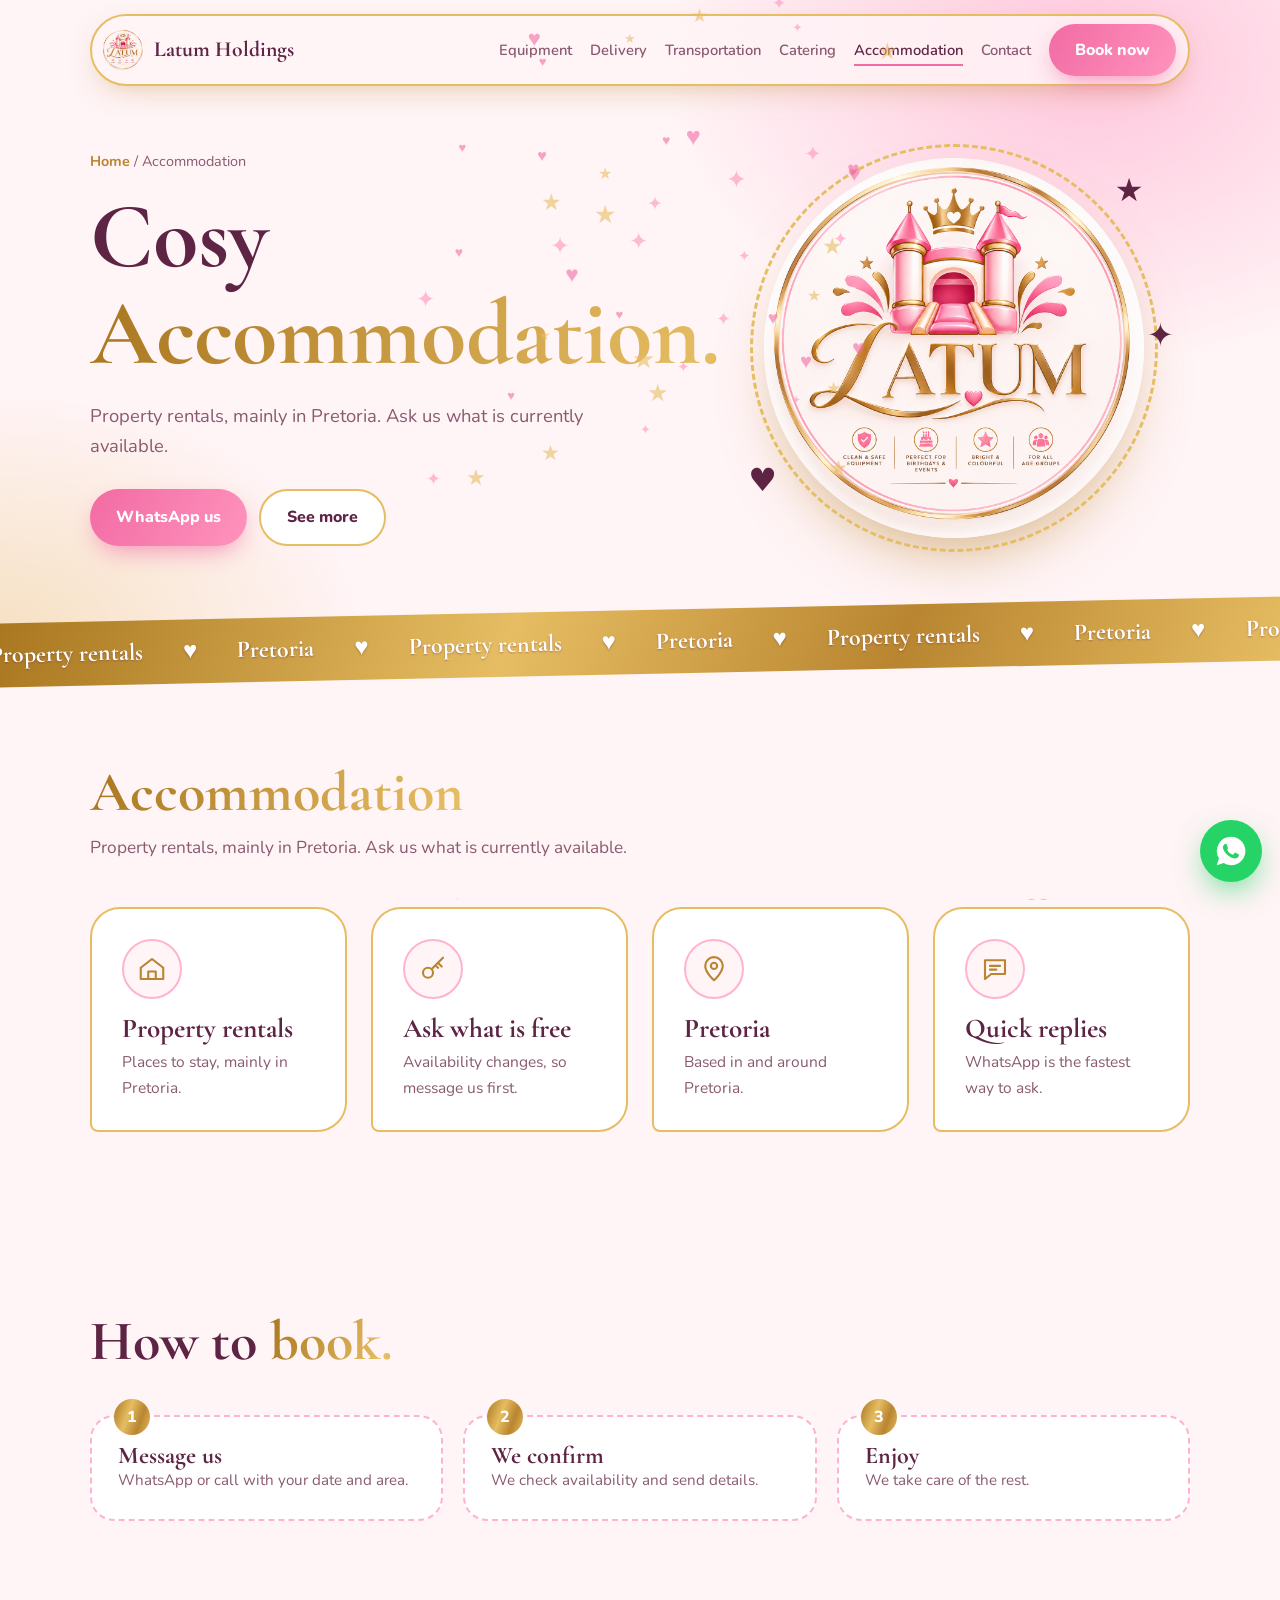
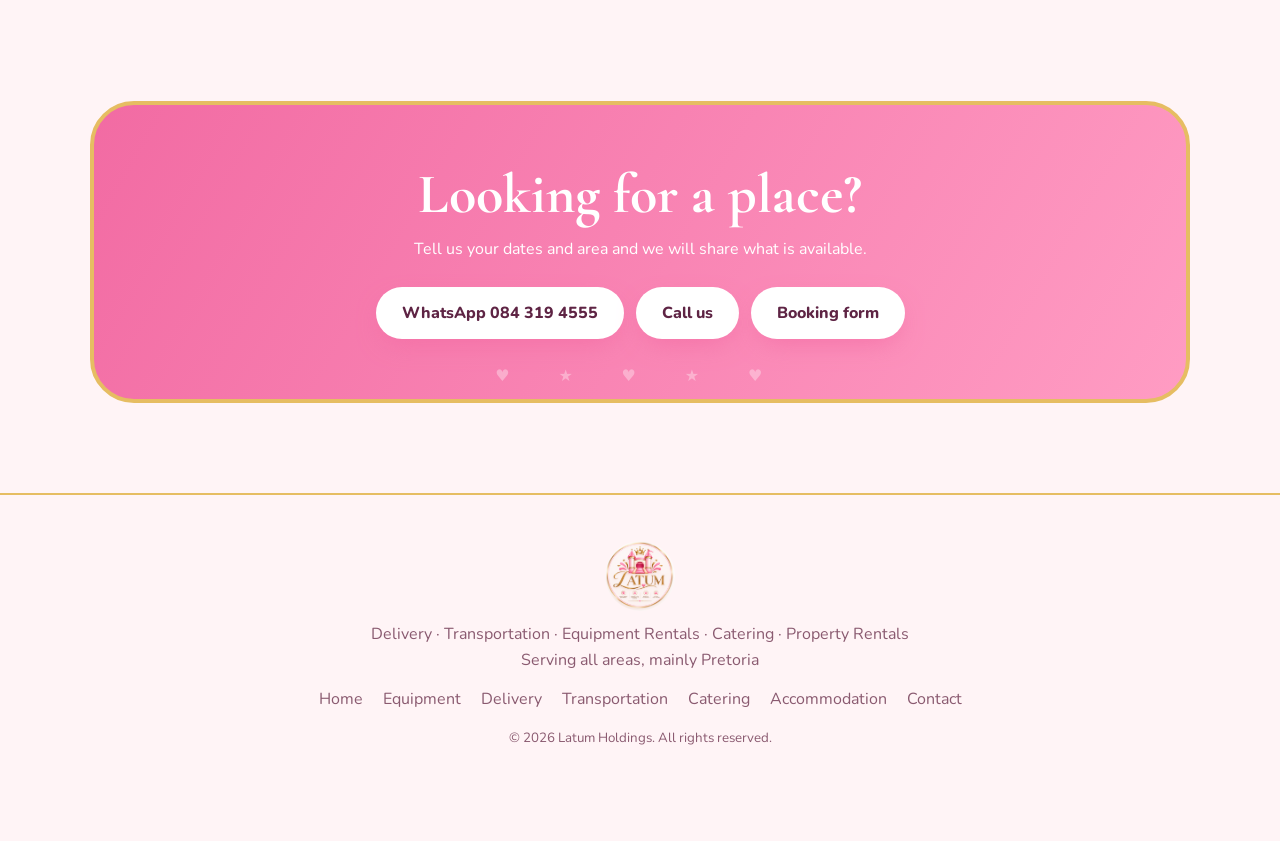
<file: accommodation.html>
<!doctype html><html lang="en"><head><meta charset="utf-8"><meta name="viewport" content="width=device-width,initial-scale=1">
<title>Accommodation | Latum Holdings</title><meta name="description" content="Property rentals, mainly in Pretoria. Ask us what is currently available."><meta name="theme-color" content="#fff4f6">
<link rel="icon" href="images/flyer.jpg"><link rel="canonical" href="https://latumholdings.github.io/accommodation.html">
<meta property="og:type" content="website"><meta property="og:site_name" content="Latum Holdings"><meta property="og:locale" content="en_ZA">
<meta property="og:title" content="Accommodation | Latum Holdings"><meta property="og:description" content="Property rentals, mainly in Pretoria. Ask us what is currently available."><meta property="og:url" content="https://latumholdings.github.io/accommodation.html">
<meta property="og:image" content="https://latumholdings.github.io/images/og.jpg"><meta property="og:image:type" content="image/jpeg"><meta property="og:image:width" content="1200"><meta property="og:image:height" content="630"><meta property="og:image:alt" content="Latum Holdings pink and gold bouncy castle logo">
<meta name="twitter:card" content="summary_large_image"><meta name="twitter:title" content="Accommodation | Latum Holdings"><meta name="twitter:description" content="Property rentals, mainly in Pretoria. Ask us what is currently available."><meta name="twitter:image" content="https://latumholdings.github.io/images/og.jpg">
<link rel="preconnect" href="https://fonts.googleapis.com"><link rel="preconnect" href="https://fonts.gstatic.com" crossorigin>
<link href="https://fonts.googleapis.com/css2?family=Cormorant+Garamond:wght@600;700&family=Nunito:wght@400;600;800&display=swap" rel="stylesheet">
<link rel="stylesheet" href="pages.css"></head><body>
<div id="bar"></div><canvas id="fx"></canvas><div class="float" id="float"></div>
<nav><div class="nav-in"><a href="index.html" class="logo"><img src="images/flyer.jpg" alt="Latum Holdings logo"><span>Latum Holdings</span></a><div class="links"><a href="equipment.html">Equipment</a><a href="delivery.html">Delivery</a><a href="transport.html">Transportation</a><a href="catering.html">Catering</a><a href="accommodation.html" class=on>Accommodation</a><a href="contact.html">Contact</a></div><a href="contact.html" class="btn nav-cta">Book now</a><button class="burger" aria-label="Open menu" aria-expanded="false">☰</button></div>
<div class="mm"><a href="index.html">Home</a><a href="equipment.html">Equipment Rentals</a><a href="delivery.html">Delivery Services</a><a href="transport.html">Transportation</a><a href="catering.html">Catering Services</a><a href="accommodation.html">Accommodation</a><a href="contact.html">Contact</a></div></nav>
<header class="hero"><div class="wrap"><div><div class="crumb"><a href="index.html">Home</a> / Accommodation</div>
<h1><span>Cosy</span><span class="gold">Accommodation.</span></h1><p>Property rentals, mainly in Pretoria. Ask us what is currently available.</p><div class="row"><a class="btn" href="https://wa.me/27843194555?text=Hi%20Latum%20Holdings%2C%20I%27d%20like%20to%20enquire%20about%20Accommodation" target="_blank">WhatsApp us</a><a class="btn line" href="#more">See more</a></div></div>
<div class="seal"><img src="images/flyer.jpg" alt="Latum Holdings flyer"><b>★</b><b>♥</b><b>✦</b></div></div></header>
<div class="ribbon"><div><span>Property rentals</span><span>Pretoria</span><span>Property rentals</span><span>Pretoria</span><span>Property rentals</span><span>Pretoria</span><span>Property rentals</span><span>Pretoria</span><span>Property rentals</span><span>Pretoria</span><span>Property rentals</span><span>Pretoria</span></div></div>
<section class="s" id="more"><div class="wrap"><h2 class="rv"><span class="gold">Accommodation</span></h2><p class="lead rv d1">Property rentals, mainly in Pretoria. Ask us what is currently available.</p><div class="grid"><div class="card rv d0"><div class="ic"><svg viewBox="0 0 24 24" aria-hidden="true"><path d="M3 11l9-7 9 7v9H3z"/><path d="M9 20v-6h6v6"/></svg></div><h3>Property rentals</h3><p>Places to stay, mainly in Pretoria.</p></div><div class="card rv d1"><div class="ic"><svg viewBox="0 0 24 24" aria-hidden="true"><circle cx="8" cy="15" r="4"/><path d="M11 12l9-9M16 7l3 3M14 9l2 2"/></svg></div><h3>Ask what is free</h3><p>Availability changes, so message us first.</p></div><div class="card rv d2"><div class="ic"><svg viewBox="0 0 24 24" aria-hidden="true"><path d="M12 21s7-6.200 7-11.500A7 7 0 0 0 5 9.500C5 14.800 12 21 12 21z"/><circle cx="12" cy="9.500" r="2.500"/></svg></div><h3>Pretoria</h3><p>Based in and around Pretoria.</p></div><div class="card rv d3"><div class="ic"><svg viewBox="0 0 24 24" aria-hidden="true"><path d="M4 5h16v11H9l-5 4z"/><path d="M8 9.500h8M8 12.500h5"/></svg></div><h3>Quick replies</h3><p>WhatsApp is the fastest way to ask.</p></div></div></div></section>

<section class="s"><div class="wrap"><h2 class="rv">How to <span class="gold">book.</span></h2><div class="steps"><div class="step rv"><h3>Message us</h3><p>WhatsApp or call with your date and area.</p></div><div class="step rv d1"><h3>We confirm</h3><p>We check availability and send details.</p></div><div class="step rv d2"><h3>Enjoy</h3><p>We take care of the rest.</p></div></div></div></section>
<section class="s"><div class="wrap"><div class="band rv"><h2>Looking for a place?</h2><p>Tell us your dates and area and we will share what is available.</p><div class="row"><a class="btn" href="https://wa.me/27843194555?text=Hi%20Latum%20Holdings%2C%20I%27d%20like%20to%20enquire%20about%20Accommodation" target="_blank">WhatsApp 084 319 4555</a><a class="btn" href="tel:0843194555">Call us</a><a class="btn" href="contact.html">Booking form</a></div></div></div></section>
<footer><div class="wrap"><img src="images/flyer.jpg" alt="Latum Holdings logo"><p>Delivery · Transportation · Equipment Rentals · Catering · Property Rentals</p><p>Serving all areas, mainly Pretoria</p>
<div class="fl"><a href="index.html">Home</a><a href="equipment.html">Equipment</a><a href="delivery.html">Delivery</a><a href="transport.html">Transportation</a><a href="catering.html">Catering</a><a href="accommodation.html">Accommodation</a><a href="contact.html">Contact</a></div><small>© <span id="yr"></span> Latum Holdings. All rights reserved.</small></div></footer>
<a class="wa" href="https://wa.me/27843194555?text=Hi%20Latum%20Holdings%2C%20I%27d%20like%20to%20enquire%20about%20Accommodation" target="_blank" aria-label="WhatsApp us"><svg viewBox="0 0 24 24" aria-hidden="true"><path d="M12 2a10 10 0 0 0-8.500 15.200L2 22l4.900-1.500A10 10 0 1 0 12 2zm5.200 14c-.2.600-1.300 1.200-1.800 1.200-.5.100-1 .2-3.300-.7-2.800-1.100-4.500-3.900-4.700-4.100-.1-.2-1.100-1.500-1.100-2.800 0-1.300.7-1.900.9-2.200.2-.2.5-.3.700-.3h.5c.2 0 .4 0 .6.5.2.6.8 2 .8 2.100.1.1.1.3 0 .5-.1.2-.2.3-.3.5-.2.2-.3.3-.1.6.2.3.7 1.200 1.500 1.900 1 .9 1.900 1.200 2.200 1.300.3.100.4.100.6-.1.2-.2.700-.8.900-1.100.2-.3.400-.2.600-.1.200.1 1.500.7 1.800.9.300.1.400.2.500.3.100.2.100.7-.1 1.300z"/></svg></a><script src="pages.js"></script></body></html>
</file>
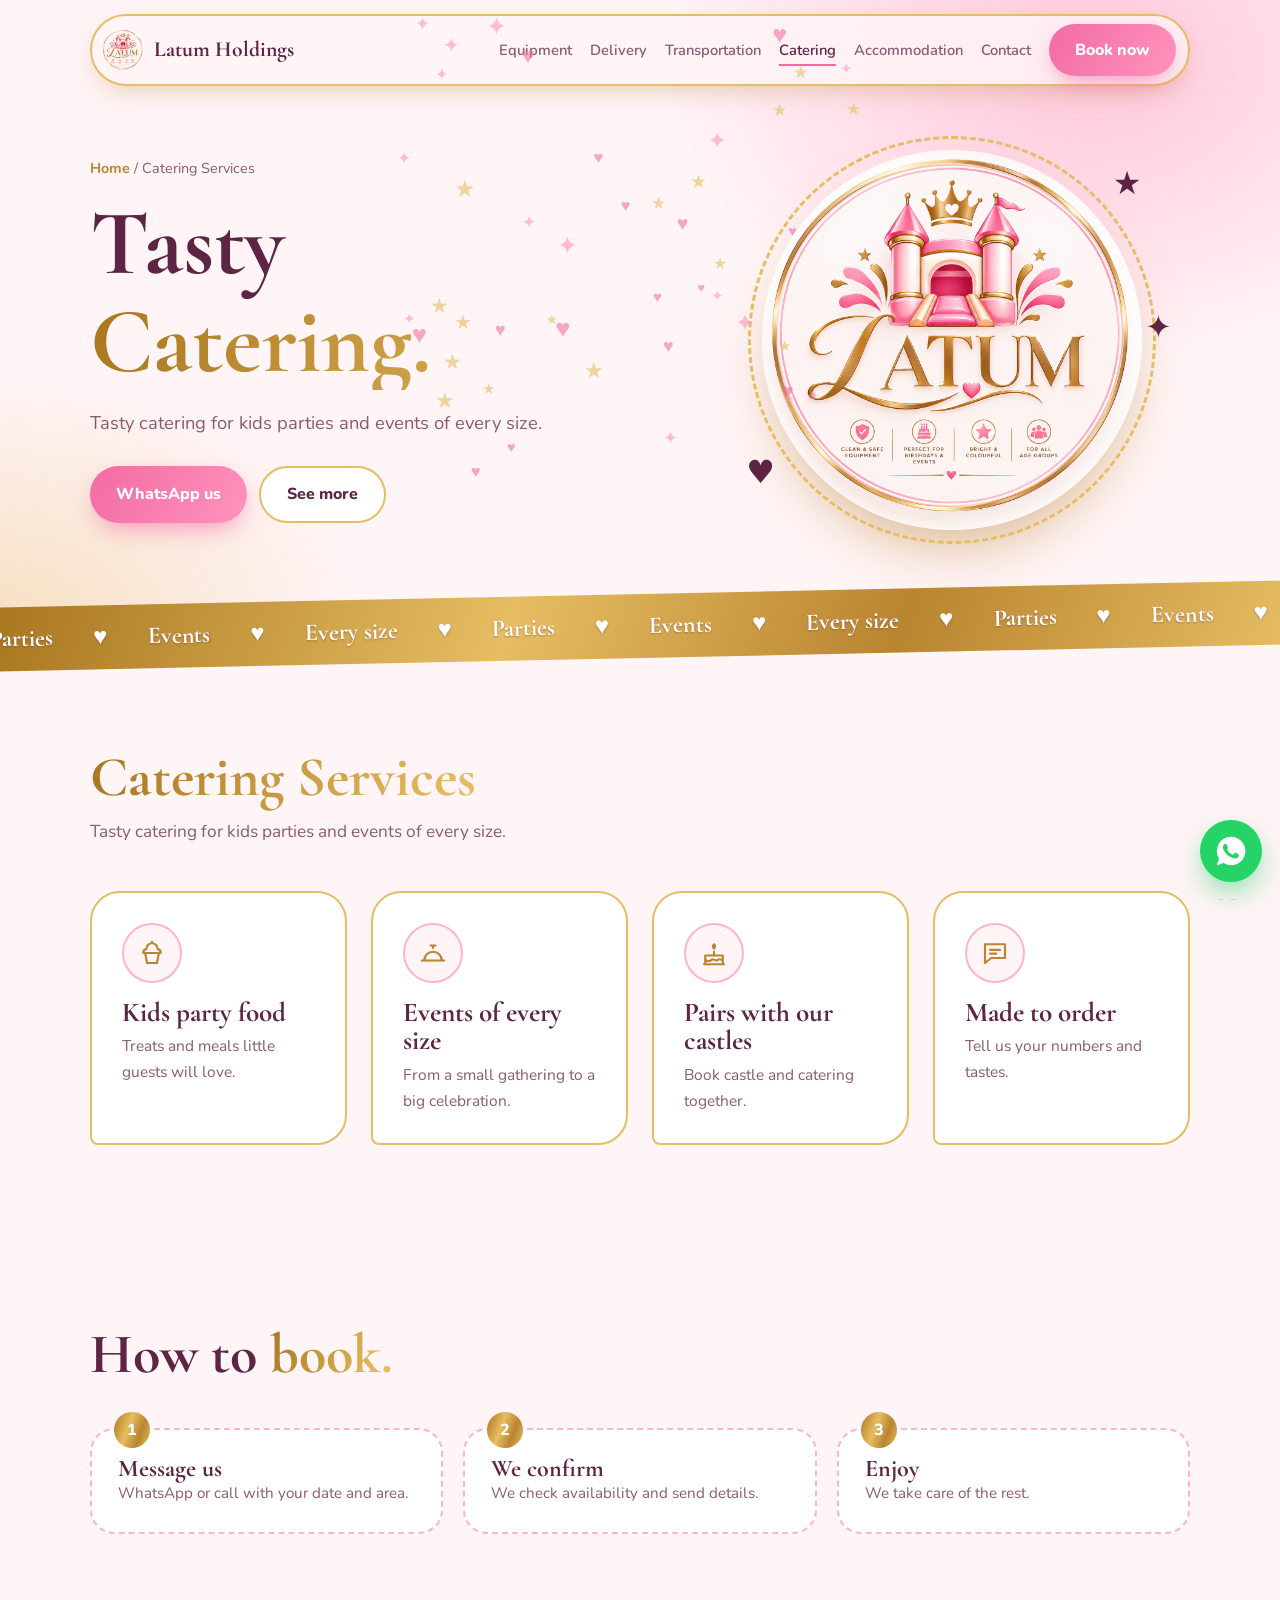
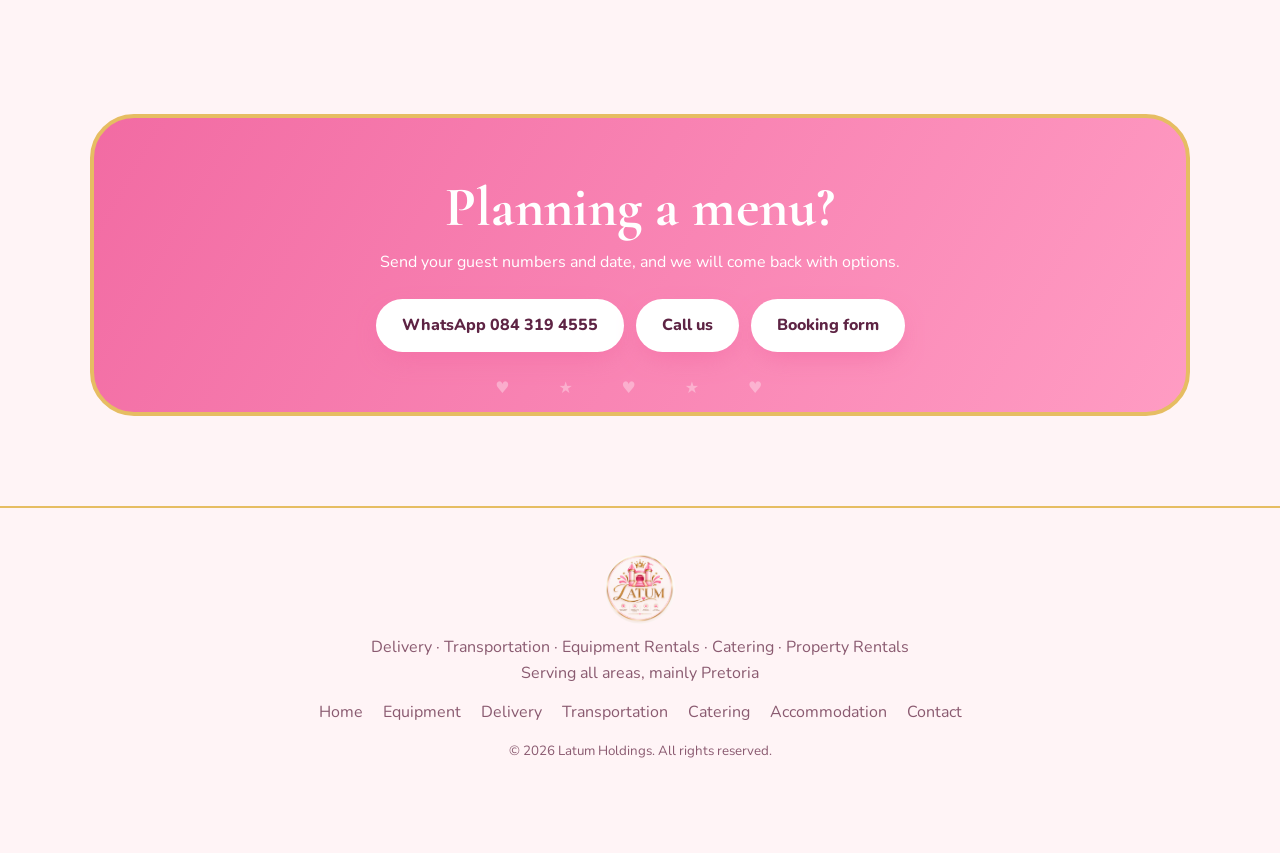
<file: catering.html>
<!doctype html><html lang="en"><head><meta charset="utf-8"><meta name="viewport" content="width=device-width,initial-scale=1">
<title>Catering Services | Latum Holdings</title><meta name="description" content="Tasty catering for kids parties and events of every size."><meta name="theme-color" content="#fff4f6">
<link rel="icon" href="images/flyer.jpg"><link rel="canonical" href="https://latumholdings.github.io/catering.html">
<meta property="og:type" content="website"><meta property="og:site_name" content="Latum Holdings"><meta property="og:locale" content="en_ZA">
<meta property="og:title" content="Catering Services | Latum Holdings"><meta property="og:description" content="Tasty catering for kids parties and events of every size."><meta property="og:url" content="https://latumholdings.github.io/catering.html">
<meta property="og:image" content="https://latumholdings.github.io/images/og.jpg"><meta property="og:image:type" content="image/jpeg"><meta property="og:image:width" content="1200"><meta property="og:image:height" content="630"><meta property="og:image:alt" content="Latum Holdings pink and gold bouncy castle logo">
<meta name="twitter:card" content="summary_large_image"><meta name="twitter:title" content="Catering Services | Latum Holdings"><meta name="twitter:description" content="Tasty catering for kids parties and events of every size."><meta name="twitter:image" content="https://latumholdings.github.io/images/og.jpg">
<link rel="preconnect" href="https://fonts.googleapis.com"><link rel="preconnect" href="https://fonts.gstatic.com" crossorigin>
<link href="https://fonts.googleapis.com/css2?family=Cormorant+Garamond:wght@600;700&family=Nunito:wght@400;600;800&display=swap" rel="stylesheet">
<link rel="stylesheet" href="pages.css"></head><body>
<div id="bar"></div><canvas id="fx"></canvas><div class="float" id="float"></div>
<nav><div class="nav-in"><a href="index.html" class="logo"><img src="images/flyer.jpg" alt="Latum Holdings logo"><span>Latum Holdings</span></a><div class="links"><a href="equipment.html">Equipment</a><a href="delivery.html">Delivery</a><a href="transport.html">Transportation</a><a href="catering.html" class=on>Catering</a><a href="accommodation.html">Accommodation</a><a href="contact.html">Contact</a></div><a href="contact.html" class="btn nav-cta">Book now</a><button class="burger" aria-label="Open menu" aria-expanded="false">☰</button></div>
<div class="mm"><a href="index.html">Home</a><a href="equipment.html">Equipment Rentals</a><a href="delivery.html">Delivery Services</a><a href="transport.html">Transportation</a><a href="catering.html">Catering Services</a><a href="accommodation.html">Accommodation</a><a href="contact.html">Contact</a></div></nav>
<header class="hero"><div class="wrap"><div><div class="crumb"><a href="index.html">Home</a> / Catering Services</div>
<h1><span>Tasty</span><span class="gold">Catering.</span></h1><p>Tasty catering for kids parties and events of every size.</p><div class="row"><a class="btn" href="https://wa.me/27843194555?text=Hi%20Latum%20Holdings%2C%20I%27d%20like%20to%20enquire%20about%20Catering%20Services" target="_blank">WhatsApp us</a><a class="btn line" href="#more">See more</a></div></div>
<div class="seal"><img src="images/flyer.jpg" alt="Latum Holdings flyer"><b>★</b><b>♥</b><b>✦</b></div></div></header>
<div class="ribbon"><div><span>Parties</span><span>Events</span><span>Every size</span><span>Parties</span><span>Events</span><span>Every size</span><span>Parties</span><span>Events</span><span>Every size</span><span>Parties</span><span>Events</span><span>Every size</span><span>Parties</span><span>Events</span><span>Every size</span><span>Parties</span><span>Events</span><span>Every size</span></div></div>
<section class="s" id="more"><div class="wrap"><h2 class="rv"><span class="gold">Catering Services</span></h2><p class="lead rv d1">Tasty catering for kids parties and events of every size.</p><div class="grid"><div class="card rv d0"><div class="ic"><svg viewBox="0 0 24 24" aria-hidden="true"><path d="M6.500 12h11l-1.500 8H8z"/><path d="M5 12a3.500 3.500 0 0 1 2.500-3.300A4.500 4.500 0 0 1 16.500 8.700 3.500 3.500 0 0 1 19 12z"/><path d="M12 4V3"/></svg></div><h3>Kids party food</h3><p>Treats and meals little guests will love.</p></div><div class="card rv d1"><div class="ic"><svg viewBox="0 0 24 24" aria-hidden="true"><path d="M3 18h18"/><path d="M5 18a7 7 0 0 1 14 0"/><path d="M12 8V6M10 6h4"/></svg></div><h3>Events of every size</h3><p>From a small gathering to a big celebration.</p></div><div class="card rv d2"><div class="ic"><svg viewBox="0 0 24 24" aria-hidden="true"><path d="M4 21h16"/><path d="M5 21v-7h14v7"/><path d="M5 17.500c2 1.500 3.500 1.500 5 0s3.500 1.500 5 0 3 .5 4 0"/><path d="M12 14v-3"/><path d="M12 8.500c-1.200-1.200-.8-2.500 0-3.500.8 1 1.200 2.300 0 3.500z"/></svg></div><h3>Pairs with our castles</h3><p>Book castle and catering together.</p></div><div class="card rv d3"><div class="ic"><svg viewBox="0 0 24 24" aria-hidden="true"><path d="M4 5h16v11H9l-5 4z"/><path d="M8 9.500h8M8 12.500h5"/></svg></div><h3>Made to order</h3><p>Tell us your numbers and tastes.</p></div></div></div></section>

<section class="s"><div class="wrap"><h2 class="rv">How to <span class="gold">book.</span></h2><div class="steps"><div class="step rv"><h3>Message us</h3><p>WhatsApp or call with your date and area.</p></div><div class="step rv d1"><h3>We confirm</h3><p>We check availability and send details.</p></div><div class="step rv d2"><h3>Enjoy</h3><p>We take care of the rest.</p></div></div></div></section>
<section class="s"><div class="wrap"><div class="band rv"><h2>Planning a menu?</h2><p>Send your guest numbers and date, and we will come back with options.</p><div class="row"><a class="btn" href="https://wa.me/27843194555?text=Hi%20Latum%20Holdings%2C%20I%27d%20like%20to%20enquire%20about%20Catering%20Services" target="_blank">WhatsApp 084 319 4555</a><a class="btn" href="tel:0843194555">Call us</a><a class="btn" href="contact.html">Booking form</a></div></div></div></section>
<footer><div class="wrap"><img src="images/flyer.jpg" alt="Latum Holdings logo"><p>Delivery · Transportation · Equipment Rentals · Catering · Property Rentals</p><p>Serving all areas, mainly Pretoria</p>
<div class="fl"><a href="index.html">Home</a><a href="equipment.html">Equipment</a><a href="delivery.html">Delivery</a><a href="transport.html">Transportation</a><a href="catering.html">Catering</a><a href="accommodation.html">Accommodation</a><a href="contact.html">Contact</a></div><small>© <span id="yr"></span> Latum Holdings. All rights reserved.</small></div></footer>
<a class="wa" href="https://wa.me/27843194555?text=Hi%20Latum%20Holdings%2C%20I%27d%20like%20to%20enquire%20about%20Catering%20Services" target="_blank" aria-label="WhatsApp us"><svg viewBox="0 0 24 24" aria-hidden="true"><path d="M12 2a10 10 0 0 0-8.500 15.200L2 22l4.900-1.500A10 10 0 1 0 12 2zm5.200 14c-.2.600-1.300 1.200-1.800 1.200-.5.100-1 .2-3.300-.7-2.800-1.100-4.500-3.900-4.700-4.100-.1-.2-1.100-1.500-1.100-2.800 0-1.300.7-1.900.9-2.200.2-.2.5-.3.700-.3h.5c.2 0 .4 0 .6.5.2.6.8 2 .8 2.100.1.1.1.3 0 .5-.1.2-.2.3-.3.5-.2.2-.3.3-.1.6.2.3.7 1.200 1.500 1.900 1 .9 1.900 1.200 2.200 1.300.3.100.4.100.6-.1.2-.2.700-.8.900-1.100.2-.3.400-.2.600-.1.200.1 1.500.7 1.800.9.300.1.400.2.500.3.100.2.100.7-.1 1.300z"/></svg></a><script src="pages.js"></script></body></html>
</file>
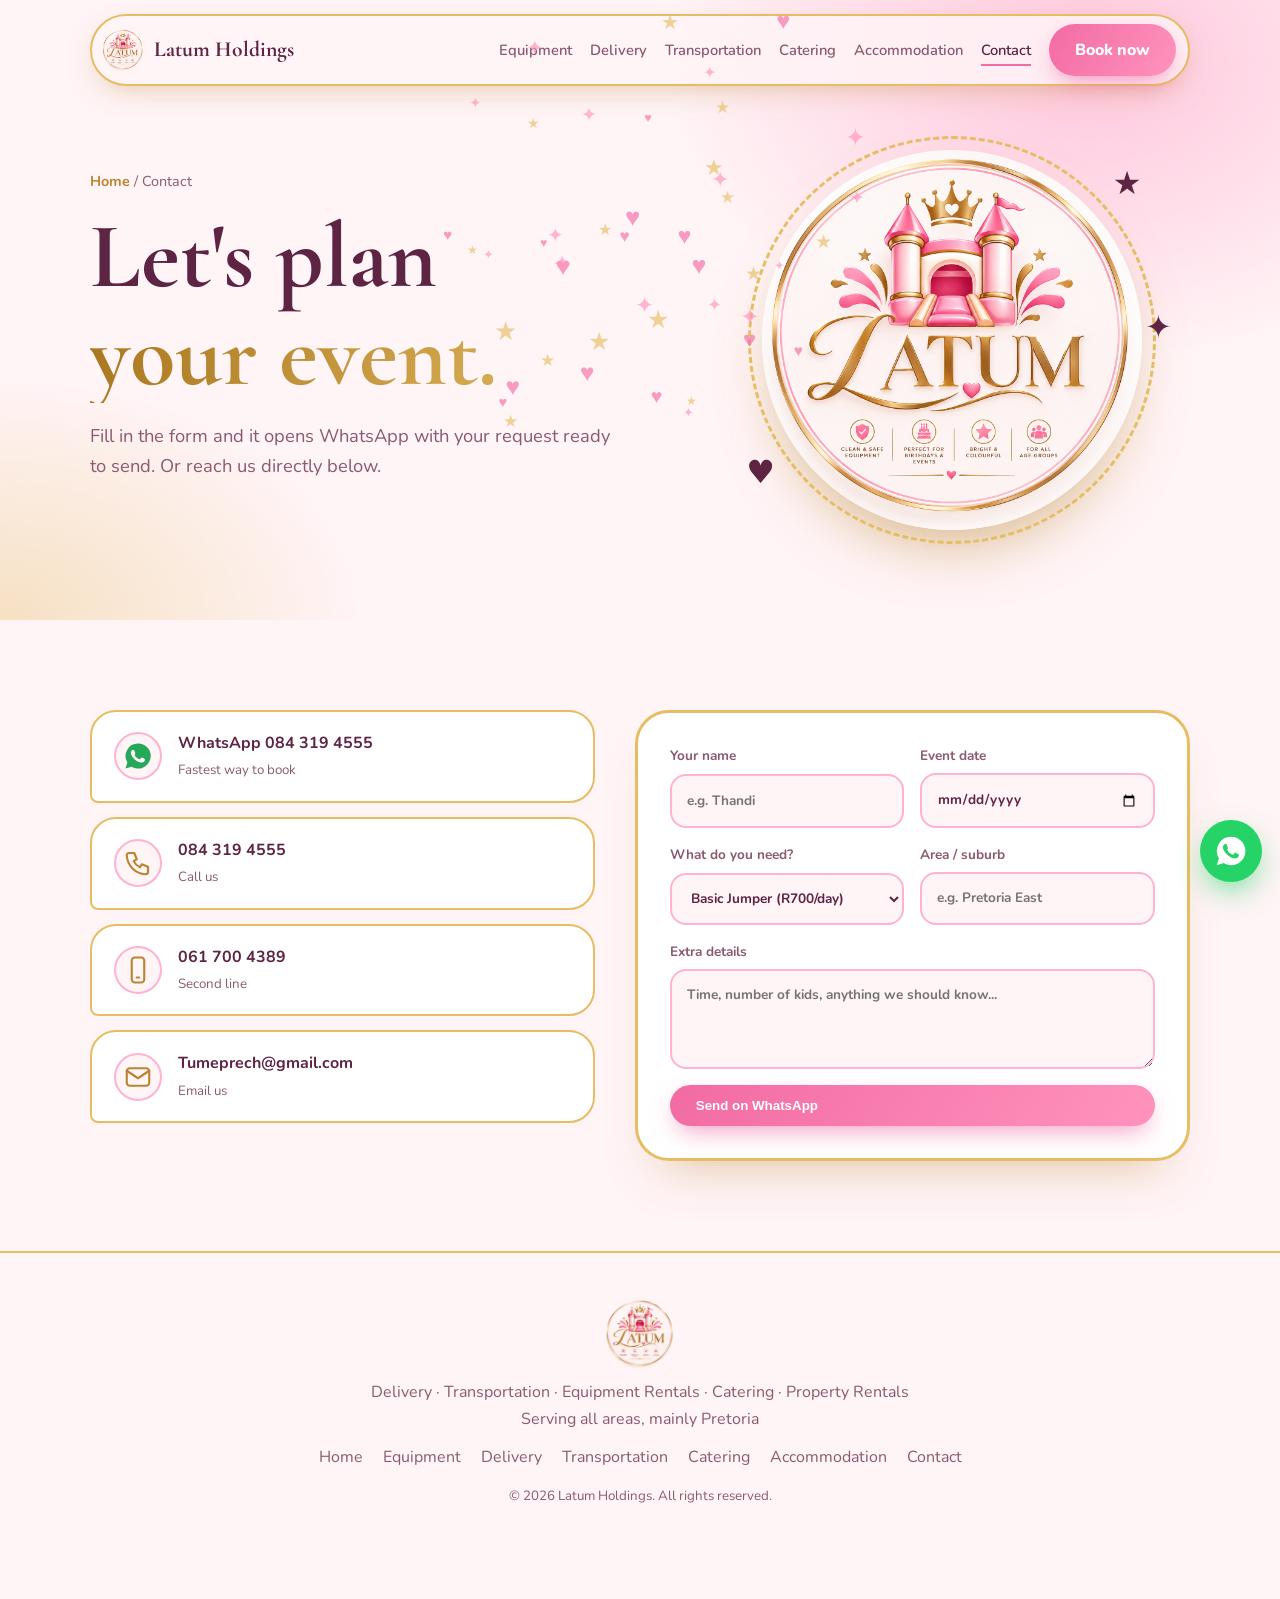
<file: contact.html>
<!doctype html><html lang="en"><head><meta charset="utf-8"><meta name="viewport" content="width=device-width,initial-scale=1">
<title>Contact &amp; Booking | Latum Holdings</title><meta name="description" content="Contact Latum Holdings by WhatsApp, phone or email, or fill in the booking form. Serving all areas, mainly Pretoria."><meta name="theme-color" content="#fff4f6">
<link rel="icon" href="images/flyer.jpg"><link rel="canonical" href="https://latumholdings.github.io/contact.html">
<meta property="og:type" content="website"><meta property="og:site_name" content="Latum Holdings"><meta property="og:locale" content="en_ZA">
<meta property="og:title" content="Contact &amp; Booking | Latum Holdings"><meta property="og:description" content="Contact Latum Holdings by WhatsApp, phone or email, or fill in the booking form. Serving all areas, mainly Pretoria."><meta property="og:url" content="https://latumholdings.github.io/contact.html">
<meta property="og:image" content="https://latumholdings.github.io/images/og.jpg"><meta property="og:image:type" content="image/jpeg"><meta property="og:image:width" content="1200"><meta property="og:image:height" content="630"><meta property="og:image:alt" content="Latum Holdings pink and gold bouncy castle logo">
<meta name="twitter:card" content="summary_large_image"><meta name="twitter:title" content="Contact &amp; Booking | Latum Holdings"><meta name="twitter:description" content="Contact Latum Holdings by WhatsApp, phone or email, or fill in the booking form. Serving all areas, mainly Pretoria."><meta name="twitter:image" content="https://latumholdings.github.io/images/og.jpg">
<link rel="preconnect" href="https://fonts.googleapis.com"><link rel="preconnect" href="https://fonts.gstatic.com" crossorigin>
<link href="https://fonts.googleapis.com/css2?family=Cormorant+Garamond:wght@600;700&family=Nunito:wght@400;600;800&display=swap" rel="stylesheet">
<link rel="stylesheet" href="pages.css"></head><body>
<div id="bar"></div><canvas id="fx"></canvas><div class="float" id="float"></div>
<nav><div class="nav-in"><a href="index.html" class="logo"><img src="images/flyer.jpg" alt="Latum Holdings logo"><span>Latum Holdings</span></a><div class="links"><a href="equipment.html">Equipment</a><a href="delivery.html">Delivery</a><a href="transport.html">Transportation</a><a href="catering.html">Catering</a><a href="accommodation.html">Accommodation</a><a href="contact.html" class=on>Contact</a></div><a href="contact.html" class="btn nav-cta">Book now</a><button class="burger" aria-label="Open menu" aria-expanded="false">☰</button></div>
<div class="mm"><a href="index.html">Home</a><a href="equipment.html">Equipment Rentals</a><a href="delivery.html">Delivery Services</a><a href="transport.html">Transportation</a><a href="catering.html">Catering Services</a><a href="accommodation.html">Accommodation</a><a href="contact.html">Contact</a></div></nav>
<header class="hero"><div class="wrap"><div><div class="crumb"><a href="index.html">Home</a> / Contact</div>
<h1><span>Let's plan</span><span class="gold">your event.</span></h1><p>Fill in the form and it opens WhatsApp with your request ready to send. Or reach us directly below.</p></div>
<div class="seal"><img src="images/flyer.jpg" alt="Latum Holdings flyer"><b>★</b><b>♥</b><b>✦</b></div></div></header>
<section class="s"><div class="wrap cg"><div class="ci">
<a class="cr rv" href="https://wa.me/27843194555"><span class="ic"><svg viewBox="0 0 24 24" aria-hidden="true"><path d="M12 2a10 10 0 0 0-8.500 15.200L2 22l4.900-1.500A10 10 0 1 0 12 2zm5.200 14c-.2.600-1.300 1.200-1.800 1.200-.5.100-1 .2-3.300-.7-2.800-1.100-4.500-3.900-4.700-4.100-.1-.2-1.100-1.500-1.100-2.800 0-1.300.7-1.900.9-2.200.2-.2.5-.3.700-.3h.5c.2 0 .4 0 .6.5.2.6.8 2 .8 2.100.1.1.1.3 0 .5-.1.2-.2.3-.3.5-.2.2-.3.3-.1.6.2.3.7 1.200 1.500 1.900 1 .9 1.900 1.200 2.200 1.300.3.100.4.100.6-.1.2-.2.700-.8.900-1.100.2-.3.400-.2.600-.1.200.1 1.500.7 1.800.9.300.1.400.2.500.3.100.2.100.7-.1 1.300z"/></svg></span><span><b>WhatsApp 084 319 4555</b><small>Fastest way to book</small></span></a>
<a class="cr rv d1" href="tel:0843194555"><span class="ic"><svg viewBox="0 0 24 24" aria-hidden="true"><path d="M5 4h4l2 5-2.500 1.500a11 11 0 0 0 5 5L15 13l5 2v4a2 2 0 0 1-2 2A16 16 0 0 1 3 6a2 2 0 0 1 2-2z"/></svg></span><span><b>084 319 4555</b><small>Call us</small></span></a>
<a class="cr rv d2" href="tel:0617004389"><span class="ic"><svg viewBox="0 0 24 24" aria-hidden="true"><rect x="7" y="2" width="10" height="20" rx="2.500"/><path d="M11 18h2"/></svg></span><span><b>061 700 4389</b><small>Second line</small></span></a>
<a class="cr rv d3" href="mailto:Tumeprech@gmail.com"><span class="ic"><svg viewBox="0 0 24 24" aria-hidden="true"><rect x="3" y="5" width="18" height="14" rx="2.500"/><path d="M3 7l9 6 9-6"/></svg></span><span><b>Tumeprech@gmail.com</b><small>Email us</small></span></a></div>
<form id="bookForm" class="rv d1"><div class="two"><label>Your name<input name="name" required placeholder="e.g. Thandi"></label><label>Event date<input type="date" name="date" required></label></div>
<div class="two"><label>What do you need?<select name="item"><option>Basic Jumper (R700/day)</option><option>Water Slider (R850/day)</option><option>Both castles</option><option>Delivery Services</option><option>Transportation</option><option>Catering Services</option><option>Accommodation</option><option>Something else</option></select></label><label>Area / suburb<input name="area" placeholder="e.g. Pretoria East"></label></div>
<label>Extra details<textarea name="msg" placeholder="Time, number of kids, anything we should know..."></textarea></label><button class="btn" type="submit">Send on WhatsApp</button></form></div></section>
<footer><div class="wrap"><img src="images/flyer.jpg" alt="Latum Holdings logo"><p>Delivery · Transportation · Equipment Rentals · Catering · Property Rentals</p><p>Serving all areas, mainly Pretoria</p>
<div class="fl"><a href="index.html">Home</a><a href="equipment.html">Equipment</a><a href="delivery.html">Delivery</a><a href="transport.html">Transportation</a><a href="catering.html">Catering</a><a href="accommodation.html">Accommodation</a><a href="contact.html">Contact</a></div><small>© <span id="yr"></span> Latum Holdings. All rights reserved.</small></div></footer>
<a class="wa" href="https://wa.me/27843194555?text=Hi%20Latum%20Holdings%2C%20I%27d%20like%20to%20enquire%20about%20Delivery%20Services" target="_blank" aria-label="WhatsApp us"><svg viewBox="0 0 24 24" aria-hidden="true"><path d="M12 2a10 10 0 0 0-8.500 15.200L2 22l4.900-1.500A10 10 0 1 0 12 2zm5.200 14c-.2.600-1.300 1.200-1.800 1.200-.5.100-1 .2-3.300-.7-2.800-1.100-4.500-3.900-4.700-4.100-.1-.2-1.100-1.500-1.100-2.800 0-1.300.7-1.900.9-2.200.2-.2.5-.3.700-.3h.5c.2 0 .4 0 .6.5.2.6.8 2 .8 2.100.1.1.1.3 0 .5-.1.2-.2.3-.3.5-.2.2-.3.3-.1.6.2.3.7 1.200 1.500 1.900 1 .9 1.900 1.200 2.200 1.300.3.100.4.100.6-.1.2-.2.700-.8.900-1.100.2-.3.400-.2.600-.1.200.1 1.500.7 1.800.9.300.1.400.2.500.3.100.2.100.7-.1 1.300z"/></svg></a><script src="pages.js"></script></body></html>
</file>
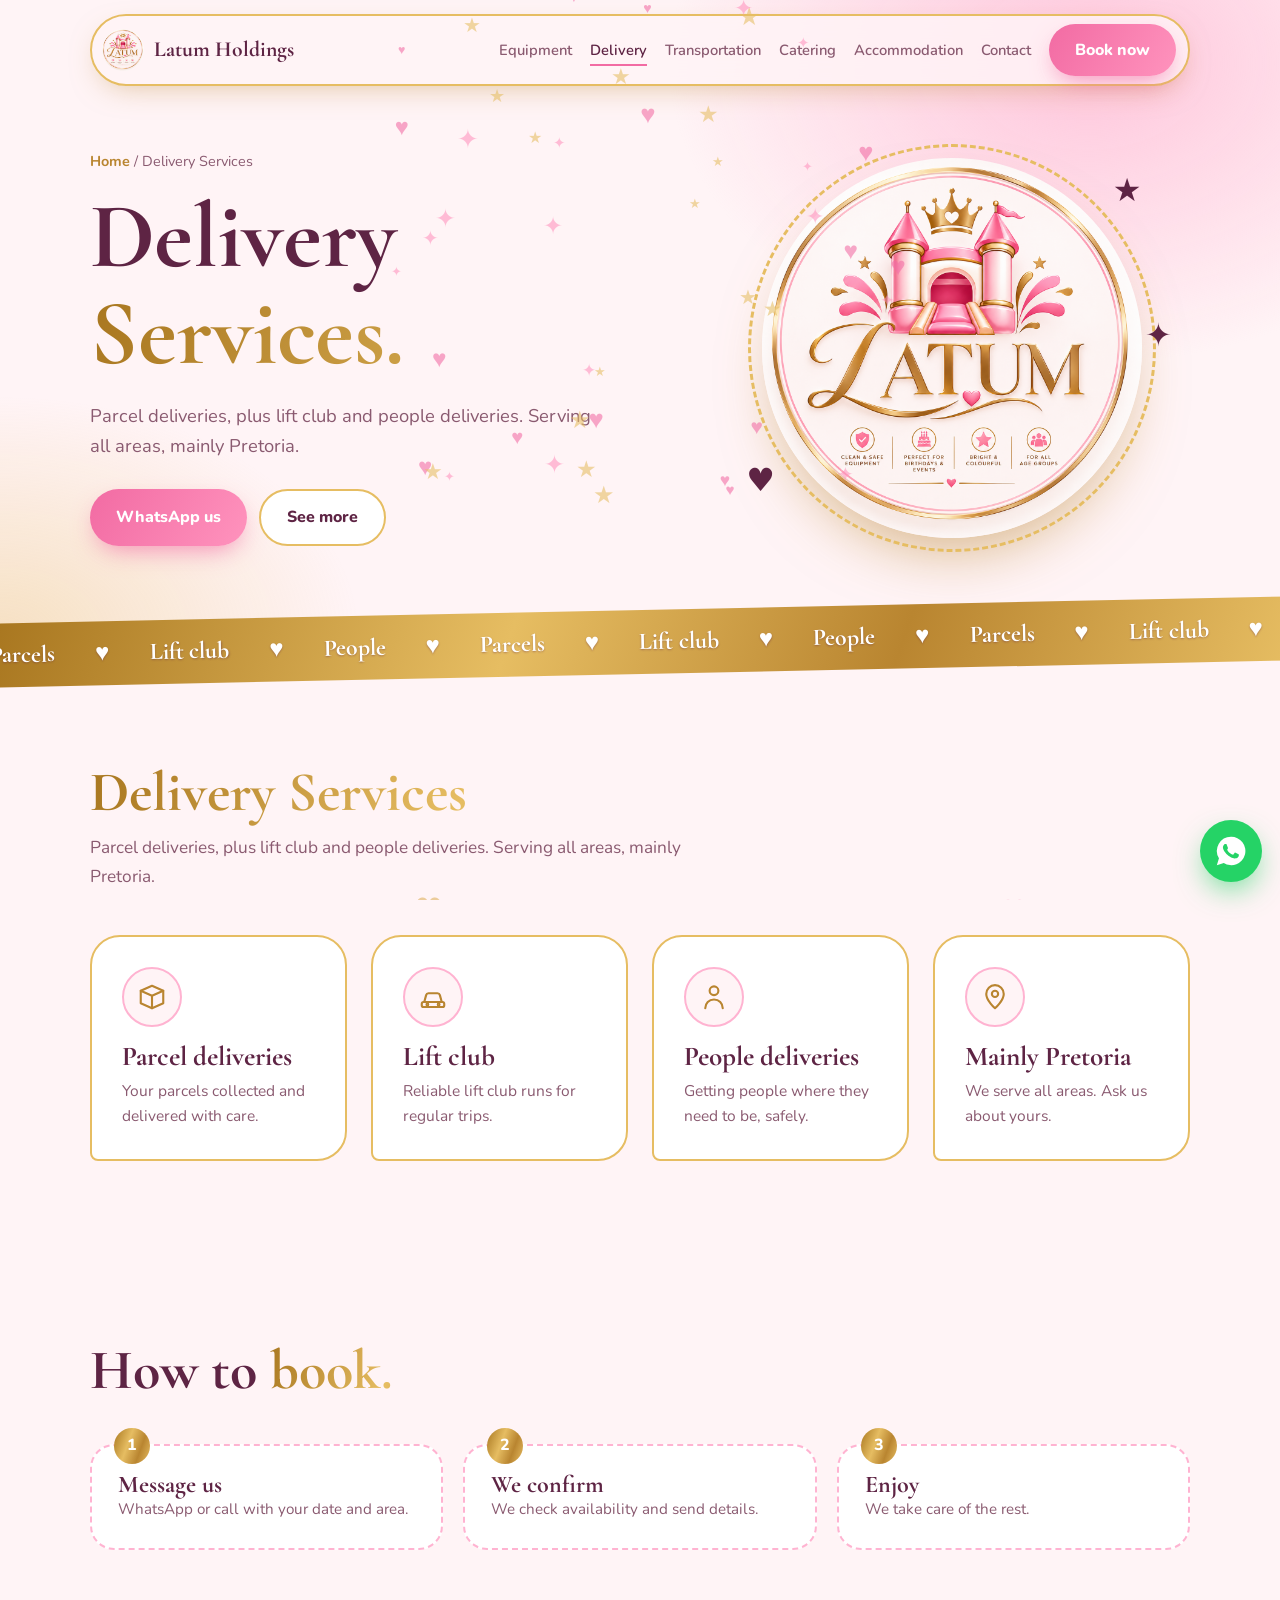
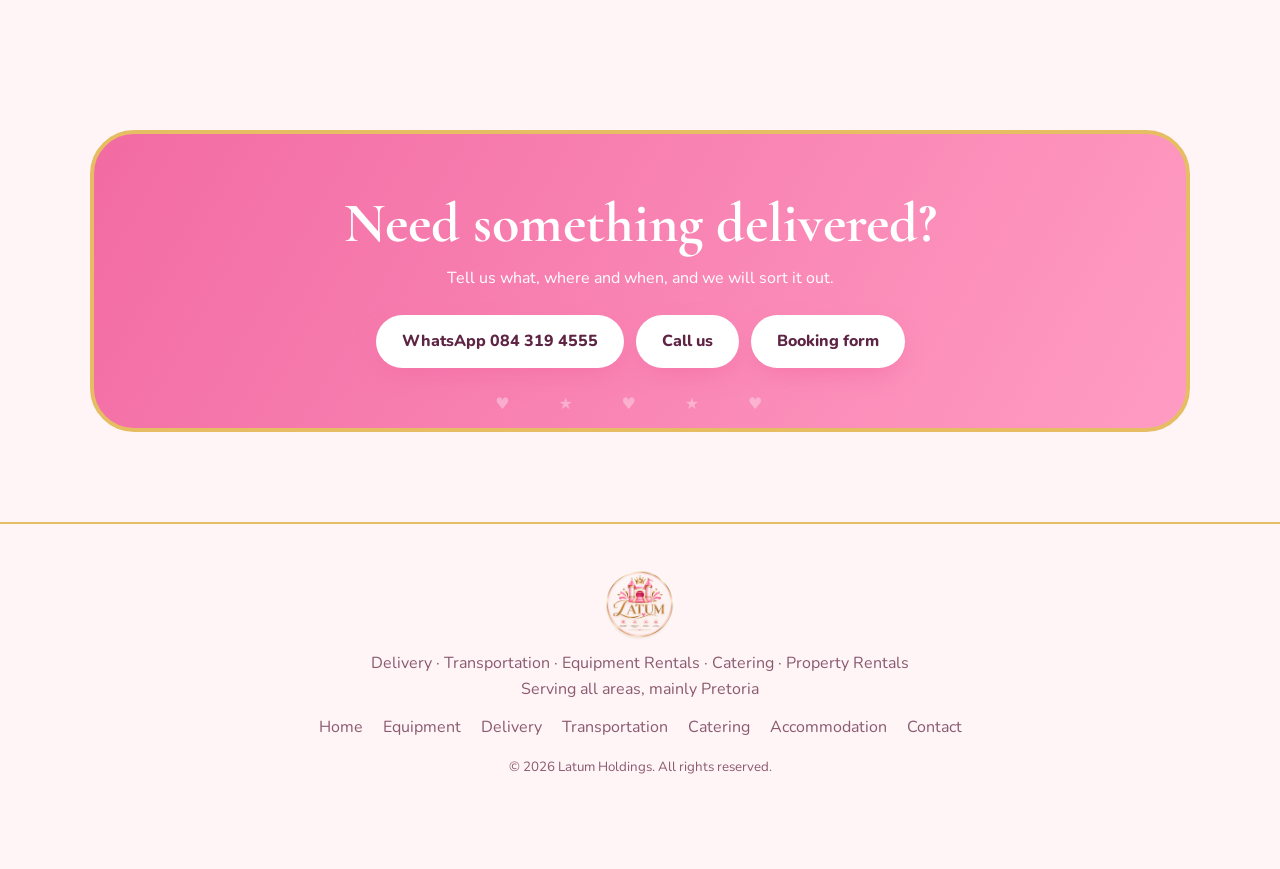
<file: delivery.html>
<!doctype html><html lang="en"><head><meta charset="utf-8"><meta name="viewport" content="width=device-width,initial-scale=1">
<title>Delivery Services | Latum Holdings</title><meta name="description" content="Parcel deliveries, plus lift club and people deliveries. Serving all areas, mainly Pretoria."><meta name="theme-color" content="#fff4f6">
<link rel="icon" href="images/flyer.jpg"><link rel="canonical" href="https://latumholdings.github.io/delivery.html">
<meta property="og:type" content="website"><meta property="og:site_name" content="Latum Holdings"><meta property="og:locale" content="en_ZA">
<meta property="og:title" content="Delivery Services | Latum Holdings"><meta property="og:description" content="Parcel deliveries, plus lift club and people deliveries. Serving all areas, mainly Pretoria."><meta property="og:url" content="https://latumholdings.github.io/delivery.html">
<meta property="og:image" content="https://latumholdings.github.io/images/og.jpg"><meta property="og:image:type" content="image/jpeg"><meta property="og:image:width" content="1200"><meta property="og:image:height" content="630"><meta property="og:image:alt" content="Latum Holdings pink and gold bouncy castle logo">
<meta name="twitter:card" content="summary_large_image"><meta name="twitter:title" content="Delivery Services | Latum Holdings"><meta name="twitter:description" content="Parcel deliveries, plus lift club and people deliveries. Serving all areas, mainly Pretoria."><meta name="twitter:image" content="https://latumholdings.github.io/images/og.jpg">
<link rel="preconnect" href="https://fonts.googleapis.com"><link rel="preconnect" href="https://fonts.gstatic.com" crossorigin>
<link href="https://fonts.googleapis.com/css2?family=Cormorant+Garamond:wght@600;700&family=Nunito:wght@400;600;800&display=swap" rel="stylesheet">
<link rel="stylesheet" href="pages.css"></head><body>
<div id="bar"></div><canvas id="fx"></canvas><div class="float" id="float"></div>
<nav><div class="nav-in"><a href="index.html" class="logo"><img src="images/flyer.jpg" alt="Latum Holdings logo"><span>Latum Holdings</span></a><div class="links"><a href="equipment.html">Equipment</a><a href="delivery.html" class=on>Delivery</a><a href="transport.html">Transportation</a><a href="catering.html">Catering</a><a href="accommodation.html">Accommodation</a><a href="contact.html">Contact</a></div><a href="contact.html" class="btn nav-cta">Book now</a><button class="burger" aria-label="Open menu" aria-expanded="false">☰</button></div>
<div class="mm"><a href="index.html">Home</a><a href="equipment.html">Equipment Rentals</a><a href="delivery.html">Delivery Services</a><a href="transport.html">Transportation</a><a href="catering.html">Catering Services</a><a href="accommodation.html">Accommodation</a><a href="contact.html">Contact</a></div></nav>
<header class="hero"><div class="wrap"><div><div class="crumb"><a href="index.html">Home</a> / Delivery Services</div>
<h1><span>Delivery</span><span class="gold">Services.</span></h1><p>Parcel deliveries, plus lift club and people deliveries. Serving all areas, mainly Pretoria.</p><div class="row"><a class="btn" href="https://wa.me/27843194555?text=Hi%20Latum%20Holdings%2C%20I%27d%20like%20to%20enquire%20about%20Delivery%20Services" target="_blank">WhatsApp us</a><a class="btn line" href="#more">See more</a></div></div>
<div class="seal"><img src="images/flyer.jpg" alt="Latum Holdings flyer"><b>★</b><b>♥</b><b>✦</b></div></div></header>
<div class="ribbon"><div><span>Parcels</span><span>Lift club</span><span>People</span><span>Parcels</span><span>Lift club</span><span>People</span><span>Parcels</span><span>Lift club</span><span>People</span><span>Parcels</span><span>Lift club</span><span>People</span><span>Parcels</span><span>Lift club</span><span>People</span><span>Parcels</span><span>Lift club</span><span>People</span></div></div>
<section class="s" id="more"><div class="wrap"><h2 class="rv"><span class="gold">Delivery Services</span></h2><p class="lead rv d1">Parcel deliveries, plus lift club and people deliveries. Serving all areas, mainly Pretoria.</p><div class="grid"><div class="card rv d0"><div class="ic"><svg viewBox="0 0 24 24" aria-hidden="true"><path d="M3 7l9-4 9 4v10l-9 4-9-4z"/><path d="M3 7l9 4 9-4M12 11v10"/></svg></div><h3>Parcel deliveries</h3><p>Your parcels collected and delivered with care.</p></div><div class="card rv d1"><div class="ic"><svg viewBox="0 0 24 24" aria-hidden="true"><path d="M5 16l1.500-5.500A2 2 0 0 1 8.400 9h7.200a2 2 0 0 1 1.900 1.500L19 16"/><rect x="3" y="16" width="18" height="4" rx="1.500"/><circle cx="7.500" cy="18" r=".7"/><circle cx="16.500" cy="18" r=".7"/></svg></div><h3>Lift club</h3><p>Reliable lift club runs for regular trips.</p></div><div class="card rv d2"><div class="ic"><svg viewBox="0 0 24 24" aria-hidden="true"><circle cx="12" cy="7" r="3.500"/><path d="M5 21c0-4 3-7 7-7s7 3 7 7"/></svg></div><h3>People deliveries</h3><p>Getting people where they need to be, safely.</p></div><div class="card rv d3"><div class="ic"><svg viewBox="0 0 24 24" aria-hidden="true"><path d="M12 21s7-6.200 7-11.500A7 7 0 0 0 5 9.500C5 14.800 12 21 12 21z"/><circle cx="12" cy="9.500" r="2.500"/></svg></div><h3>Mainly Pretoria</h3><p>We serve all areas. Ask us about yours.</p></div></div></div></section>

<section class="s"><div class="wrap"><h2 class="rv">How to <span class="gold">book.</span></h2><div class="steps"><div class="step rv"><h3>Message us</h3><p>WhatsApp or call with your date and area.</p></div><div class="step rv d1"><h3>We confirm</h3><p>We check availability and send details.</p></div><div class="step rv d2"><h3>Enjoy</h3><p>We take care of the rest.</p></div></div></div></section>
<section class="s"><div class="wrap"><div class="band rv"><h2>Need something delivered?</h2><p>Tell us what, where and when, and we will sort it out.</p><div class="row"><a class="btn" href="https://wa.me/27843194555?text=Hi%20Latum%20Holdings%2C%20I%27d%20like%20to%20enquire%20about%20Delivery%20Services" target="_blank">WhatsApp 084 319 4555</a><a class="btn" href="tel:0843194555">Call us</a><a class="btn" href="contact.html">Booking form</a></div></div></div></section>
<footer><div class="wrap"><img src="images/flyer.jpg" alt="Latum Holdings logo"><p>Delivery · Transportation · Equipment Rentals · Catering · Property Rentals</p><p>Serving all areas, mainly Pretoria</p>
<div class="fl"><a href="index.html">Home</a><a href="equipment.html">Equipment</a><a href="delivery.html">Delivery</a><a href="transport.html">Transportation</a><a href="catering.html">Catering</a><a href="accommodation.html">Accommodation</a><a href="contact.html">Contact</a></div><small>© <span id="yr"></span> Latum Holdings. All rights reserved.</small></div></footer>
<a class="wa" href="https://wa.me/27843194555?text=Hi%20Latum%20Holdings%2C%20I%27d%20like%20to%20enquire%20about%20Delivery%20Services" target="_blank" aria-label="WhatsApp us"><svg viewBox="0 0 24 24" aria-hidden="true"><path d="M12 2a10 10 0 0 0-8.500 15.200L2 22l4.900-1.500A10 10 0 1 0 12 2zm5.200 14c-.2.600-1.300 1.200-1.800 1.200-.5.100-1 .2-3.300-.7-2.800-1.100-4.500-3.900-4.700-4.100-.1-.2-1.100-1.500-1.100-2.800 0-1.300.7-1.900.9-2.200.2-.2.5-.3.700-.3h.5c.2 0 .4 0 .6.5.2.6.8 2 .8 2.100.1.1.1.3 0 .5-.1.2-.2.3-.3.5-.2.2-.3.3-.1.6.2.3.7 1.200 1.500 1.900 1 .9 1.900 1.200 2.200 1.300.3.100.4.100.6-.1.2-.2.700-.8.900-1.100.2-.3.400-.2.600-.1.200.1 1.500.7 1.800.9.300.1.400.2.500.3.100.2.100.7-.1 1.300z"/></svg></a><script src="pages.js"></script></body></html>
</file>
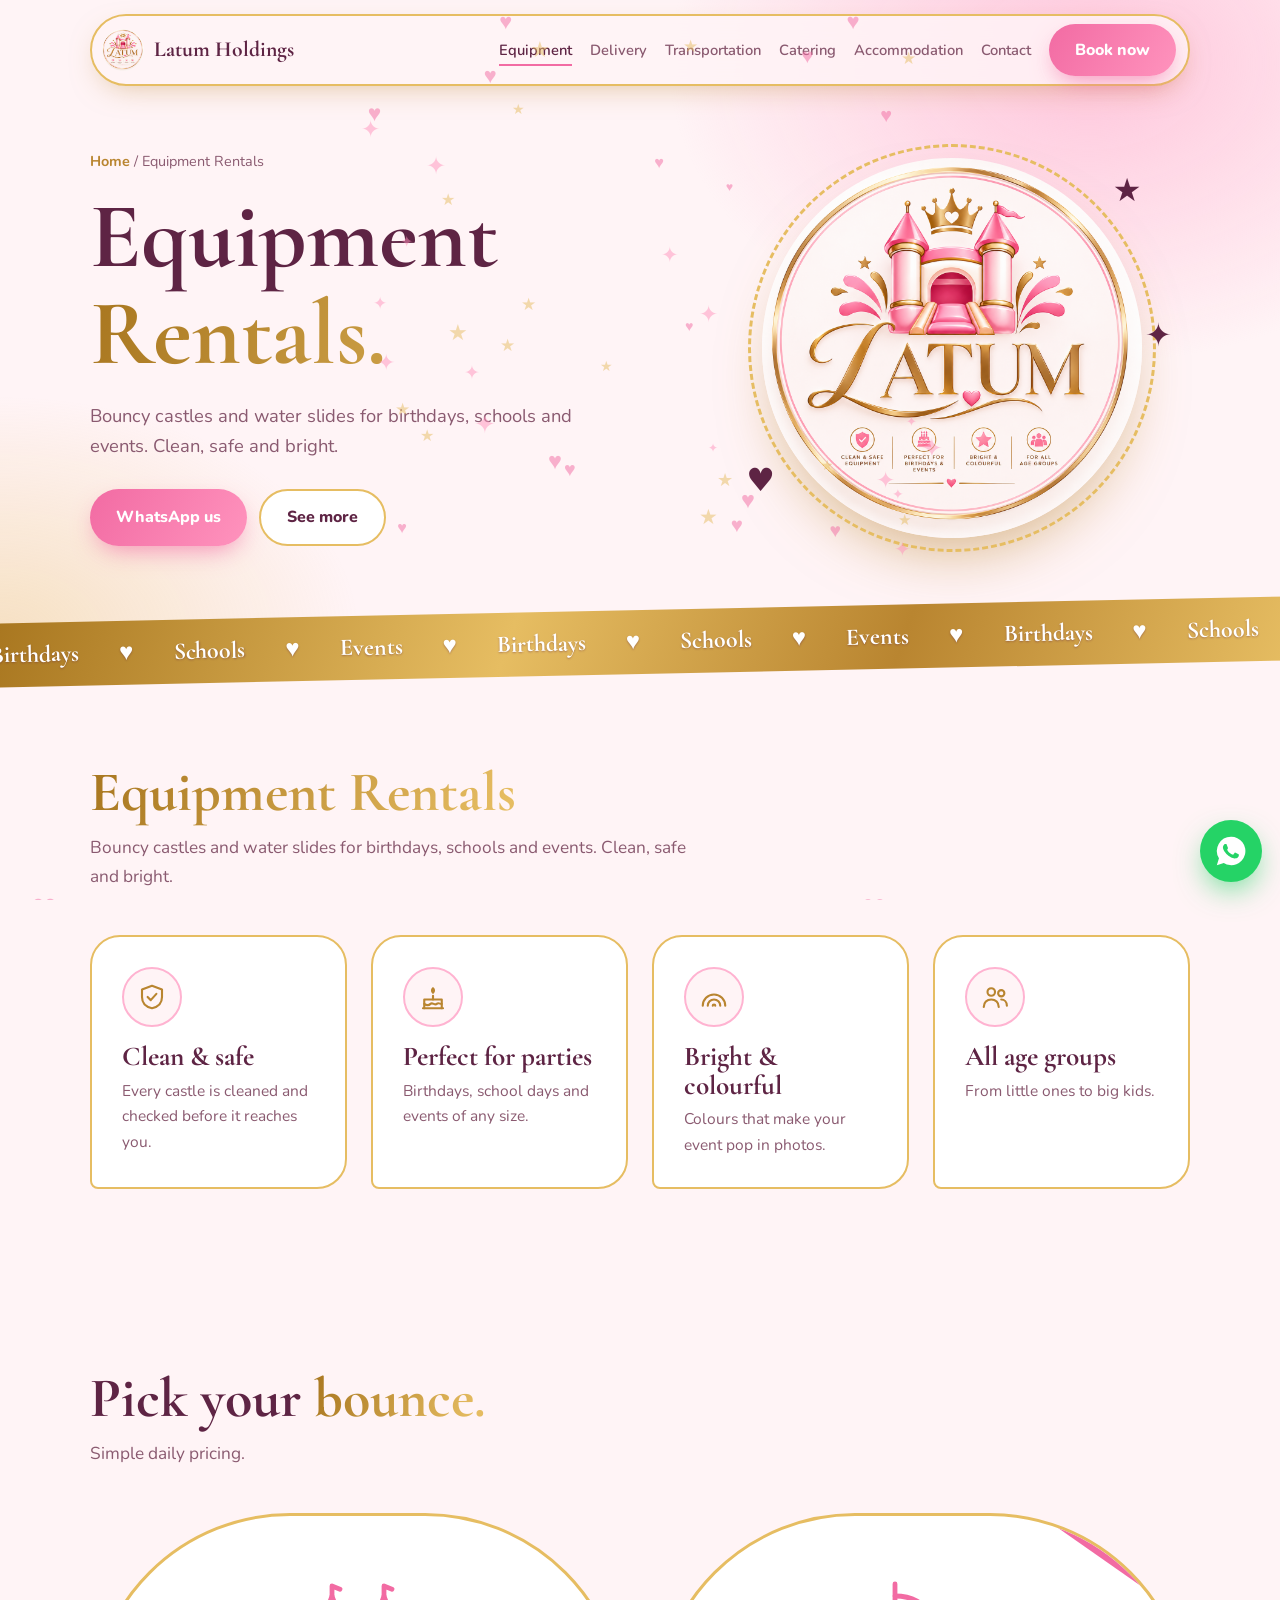
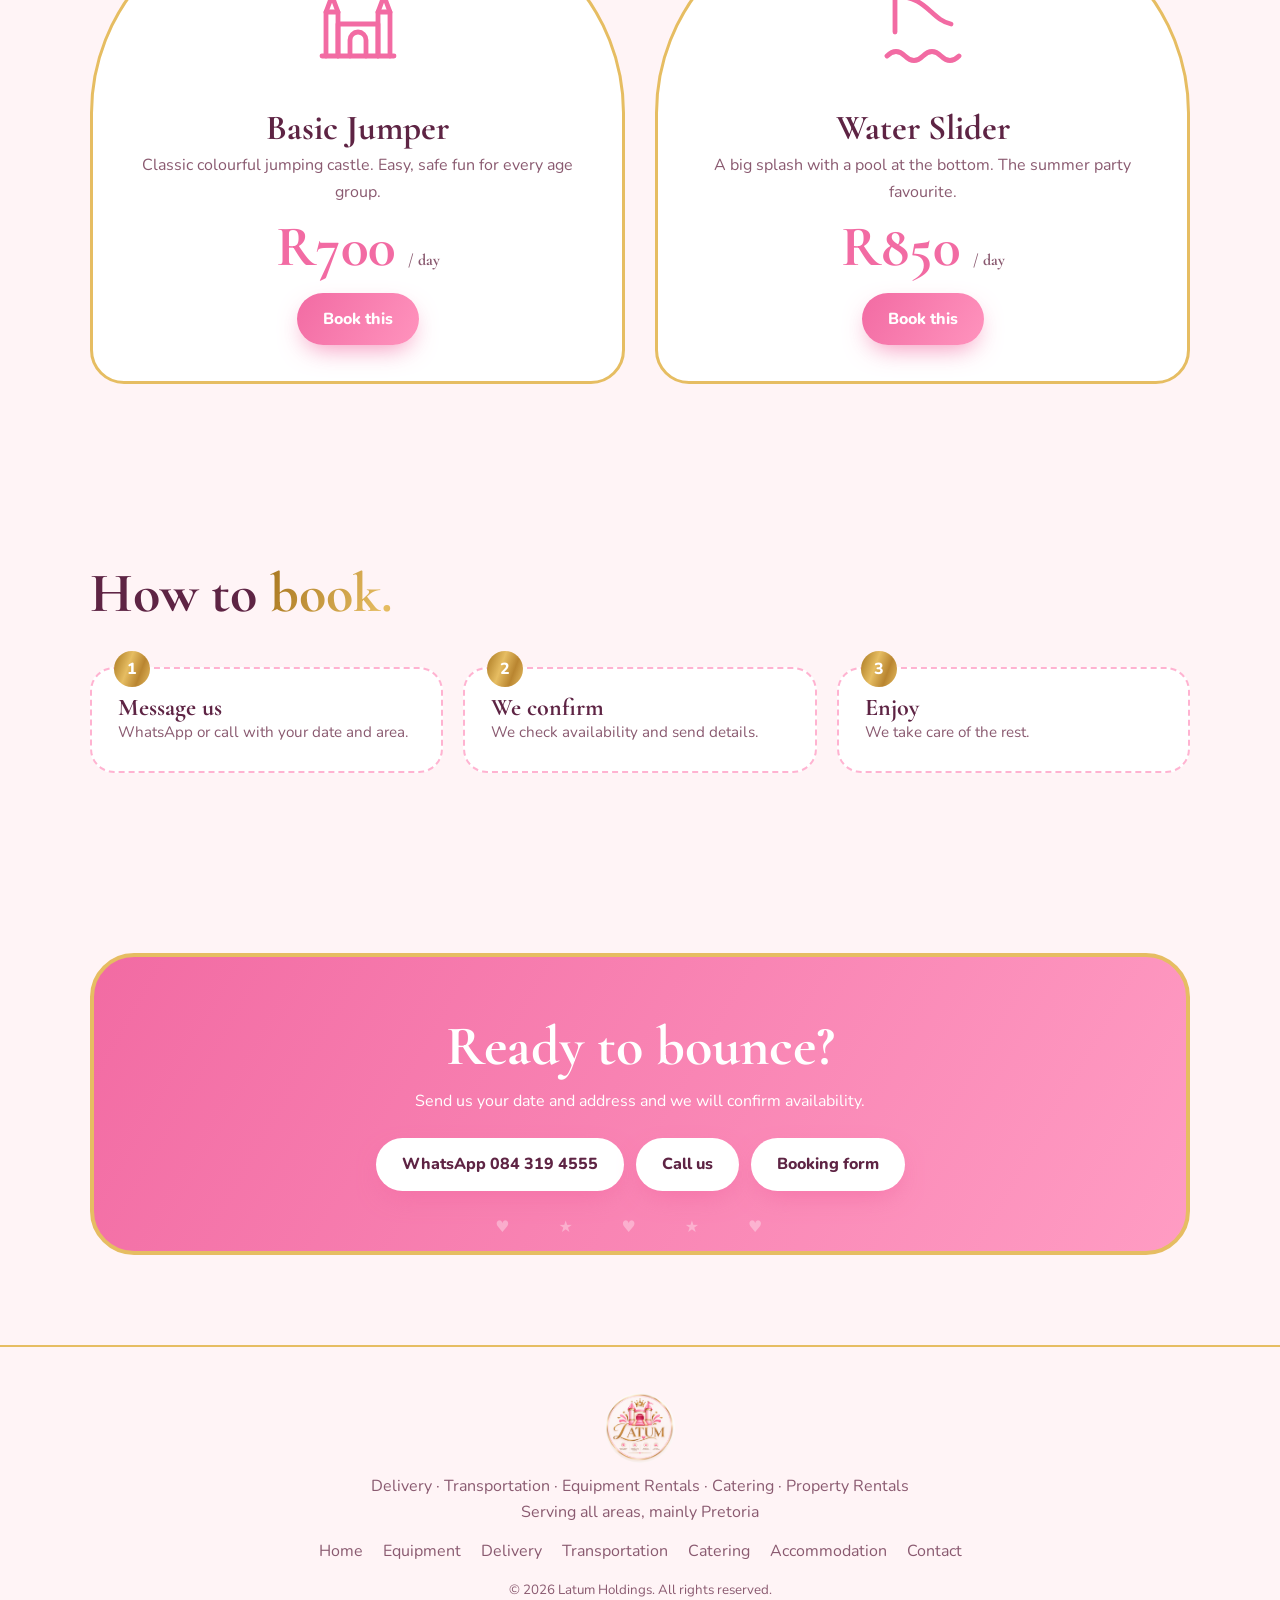
<file: equipment.html>
<!doctype html><html lang="en"><head><meta charset="utf-8"><meta name="viewport" content="width=device-width,initial-scale=1">
<title>Equipment Rentals | Latum Holdings</title><meta name="description" content="Bouncy castles and water slides for birthdays, schools and events. Clean, safe and bright."><meta name="theme-color" content="#fff4f6">
<link rel="icon" href="images/flyer.jpg"><link rel="canonical" href="https://latumholdings.github.io/equipment.html">
<meta property="og:type" content="website"><meta property="og:site_name" content="Latum Holdings"><meta property="og:locale" content="en_ZA">
<meta property="og:title" content="Equipment Rentals | Latum Holdings"><meta property="og:description" content="Bouncy castles and water slides for birthdays, schools and events. Clean, safe and bright."><meta property="og:url" content="https://latumholdings.github.io/equipment.html">
<meta property="og:image" content="https://latumholdings.github.io/images/og.jpg"><meta property="og:image:type" content="image/jpeg"><meta property="og:image:width" content="1200"><meta property="og:image:height" content="630"><meta property="og:image:alt" content="Latum Holdings pink and gold bouncy castle logo">
<meta name="twitter:card" content="summary_large_image"><meta name="twitter:title" content="Equipment Rentals | Latum Holdings"><meta name="twitter:description" content="Bouncy castles and water slides for birthdays, schools and events. Clean, safe and bright."><meta name="twitter:image" content="https://latumholdings.github.io/images/og.jpg">
<link rel="preconnect" href="https://fonts.googleapis.com"><link rel="preconnect" href="https://fonts.gstatic.com" crossorigin>
<link href="https://fonts.googleapis.com/css2?family=Cormorant+Garamond:wght@600;700&family=Nunito:wght@400;600;800&display=swap" rel="stylesheet">
<link rel="stylesheet" href="pages.css"></head><body>
<div id="bar"></div><canvas id="fx"></canvas><div class="float" id="float"></div>
<nav><div class="nav-in"><a href="index.html" class="logo"><img src="images/flyer.jpg" alt="Latum Holdings logo"><span>Latum Holdings</span></a><div class="links"><a href="equipment.html" class=on>Equipment</a><a href="delivery.html">Delivery</a><a href="transport.html">Transportation</a><a href="catering.html">Catering</a><a href="accommodation.html">Accommodation</a><a href="contact.html">Contact</a></div><a href="contact.html" class="btn nav-cta">Book now</a><button class="burger" aria-label="Open menu" aria-expanded="false">☰</button></div>
<div class="mm"><a href="index.html">Home</a><a href="equipment.html">Equipment Rentals</a><a href="delivery.html">Delivery Services</a><a href="transport.html">Transportation</a><a href="catering.html">Catering Services</a><a href="accommodation.html">Accommodation</a><a href="contact.html">Contact</a></div></nav>
<header class="hero"><div class="wrap"><div><div class="crumb"><a href="index.html">Home</a> / Equipment Rentals</div>
<h1><span>Equipment</span><span class="gold">Rentals.</span></h1><p>Bouncy castles and water slides for birthdays, schools and events. Clean, safe and bright.</p><div class="row"><a class="btn" href="https://wa.me/27843194555?text=Hi%20Latum%20Holdings%2C%20I%27d%20like%20to%20enquire%20about%20Equipment%20Rentals" target="_blank">WhatsApp us</a><a class="btn line" href="#more">See more</a></div></div>
<div class="seal"><img src="images/flyer.jpg" alt="Latum Holdings flyer"><b>★</b><b>♥</b><b>✦</b></div></div></header>
<div class="ribbon"><div><span>Birthdays</span><span>Schools</span><span>Events</span><span>Birthdays</span><span>Schools</span><span>Events</span><span>Birthdays</span><span>Schools</span><span>Events</span><span>Birthdays</span><span>Schools</span><span>Events</span><span>Birthdays</span><span>Schools</span><span>Events</span><span>Birthdays</span><span>Schools</span><span>Events</span></div></div>
<section class="s" id="more"><div class="wrap"><h2 class="rv"><span class="gold">Equipment Rentals</span></h2><p class="lead rv d1">Bouncy castles and water slides for birthdays, schools and events. Clean, safe and bright.</p><div class="grid"><div class="card rv d0"><div class="ic"><svg viewBox="0 0 24 24" aria-hidden="true"><path d="M12 3l8 3v6c0 5-3.500 8-8 9-4.500-1-8-4-8-9V6z"/><path d="M8.500 12l2.500 2.500 4.500-5"/></svg></div><h3>Clean & safe</h3><p>Every castle is cleaned and checked before it reaches you.</p></div><div class="card rv d1"><div class="ic"><svg viewBox="0 0 24 24" aria-hidden="true"><path d="M4 21h16"/><path d="M5 21v-7h14v7"/><path d="M5 17.500c2 1.500 3.500 1.500 5 0s3.500 1.500 5 0 3 .5 4 0"/><path d="M12 14v-3"/><path d="M12 8.500c-1.200-1.200-.8-2.500 0-3.500.8 1 1.200 2.300 0 3.500z"/></svg></div><h3>Perfect for parties</h3><p>Birthdays, school days and events of any size.</p></div><div class="card rv d2"><div class="ic"><svg viewBox="0 0 24 24" aria-hidden="true"><path d="M3 19a9 9 0 0 1 18 0"/><path d="M7 19a5 5 0 0 1 10 0"/><path d="M11 19a1 1 0 0 1 2 0"/></svg></div><h3>Bright & colourful</h3><p>Colours that make your event pop in photos.</p></div><div class="card rv d3"><div class="ic"><svg viewBox="0 0 24 24" aria-hidden="true"><circle cx="9" cy="8" r="3"/><path d="M3 20c0-3.500 2.500-6 6-6s6 2.500 6 6"/><circle cx="17" cy="9" r="2.500"/><path d="M17 14c2.500 0 4.500 2 4.500 5"/></svg></div><h3>All age groups</h3><p>From little ones to big kids.</p></div></div></div></section>
<section class="s"><div class="wrap"><h2 class="rv">Pick your <span class="gold">bounce.</span></h2><p class="lead rv d1">Simple daily pricing.</p><div class="price"><div class="pc rv d1"><span class="tag">Best value</span><span class="em"><svg viewBox="0 0 24 24" aria-hidden="true"><path d="M3 21h18"/><path d="M4 21V10h3v11"/><path d="M17 21V10h3v11"/><path d="M7 21v-8h10v8"/><path d="M4 10l1.500-4L7 10"/><path d="M17 10l1.500-4L20 10"/><path d="M10 21v-4a2 2 0 0 1 4 0v4"/><path d="M5.500 6V3.500l2 .8"/><path d="M18.500 6V3.500l2 .8"/></svg></span><h3>Basic Jumper</h3><p>Classic colourful jumping castle. Easy, safe fun for every age group.</p><div class="amt">R700 <small>/ day</small></div><a class="btn" href="https://wa.me/27843194555?text=Hi%20Latum%20Holdings%2C%20I%27d%20like%20to%20book%20the%20Basic%20Jumper" target="_blank">Book this</a></div><div class="pc rv d2"><span class="tag">Hot on summer days</span><span class="em"><svg viewBox="0 0 24 24" aria-hidden="true"><path d="M5 3v12"/><path d="M5 6c8 0 9 6 14 7"/><path d="M3 21c1.500-1.500 3-1.500 4.500 0s3 1.500 4.500 0 3-1.500 4.500 0 3 1.500 4.500 0"/></svg></span><h3>Water Slider</h3><p>A big splash with a pool at the bottom. The summer party favourite.</p><div class="amt">R850 <small>/ day</small></div><a class="btn" href="https://wa.me/27843194555?text=Hi%20Latum%20Holdings%2C%20I%27d%20like%20to%20book%20the%20Water%20Slider" target="_blank">Book this</a></div></div></div></section>
<section class="s"><div class="wrap"><h2 class="rv">How to <span class="gold">book.</span></h2><div class="steps"><div class="step rv"><h3>Message us</h3><p>WhatsApp or call with your date and area.</p></div><div class="step rv d1"><h3>We confirm</h3><p>We check availability and send details.</p></div><div class="step rv d2"><h3>Enjoy</h3><p>We take care of the rest.</p></div></div></div></section>
<section class="s"><div class="wrap"><div class="band rv"><h2>Ready to bounce?</h2><p>Send us your date and address and we will confirm availability.</p><div class="row"><a class="btn" href="https://wa.me/27843194555?text=Hi%20Latum%20Holdings%2C%20I%27d%20like%20to%20enquire%20about%20Equipment%20Rentals" target="_blank">WhatsApp 084 319 4555</a><a class="btn" href="tel:0843194555">Call us</a><a class="btn" href="contact.html">Booking form</a></div></div></div></section>
<footer><div class="wrap"><img src="images/flyer.jpg" alt="Latum Holdings logo"><p>Delivery · Transportation · Equipment Rentals · Catering · Property Rentals</p><p>Serving all areas, mainly Pretoria</p>
<div class="fl"><a href="index.html">Home</a><a href="equipment.html">Equipment</a><a href="delivery.html">Delivery</a><a href="transport.html">Transportation</a><a href="catering.html">Catering</a><a href="accommodation.html">Accommodation</a><a href="contact.html">Contact</a></div><small>© <span id="yr"></span> Latum Holdings. All rights reserved.</small></div></footer>
<a class="wa" href="https://wa.me/27843194555?text=Hi%20Latum%20Holdings%2C%20I%27d%20like%20to%20enquire%20about%20Equipment%20Rentals" target="_blank" aria-label="WhatsApp us"><svg viewBox="0 0 24 24" aria-hidden="true"><path d="M12 2a10 10 0 0 0-8.500 15.200L2 22l4.900-1.500A10 10 0 1 0 12 2zm5.200 14c-.2.600-1.300 1.200-1.800 1.200-.5.100-1 .2-3.300-.7-2.800-1.100-4.500-3.900-4.700-4.100-.1-.2-1.100-1.500-1.100-2.800 0-1.300.7-1.900.9-2.200.2-.2.5-.3.700-.3h.5c.2 0 .4 0 .6.5.2.6.8 2 .8 2.100.1.1.1.3 0 .5-.1.2-.2.3-.3.5-.2.2-.3.3-.1.6.2.3.7 1.200 1.500 1.900 1 .9 1.900 1.200 2.200 1.300.3.100.4.100.6-.1.2-.2.700-.8.900-1.100.2-.3.400-.2.600-.1.200.1 1.500.7 1.800.9.300.1.400.2.500.3.100.2.100.7-.1 1.300z"/></svg></a><script src="pages.js"></script></body></html>
</file>
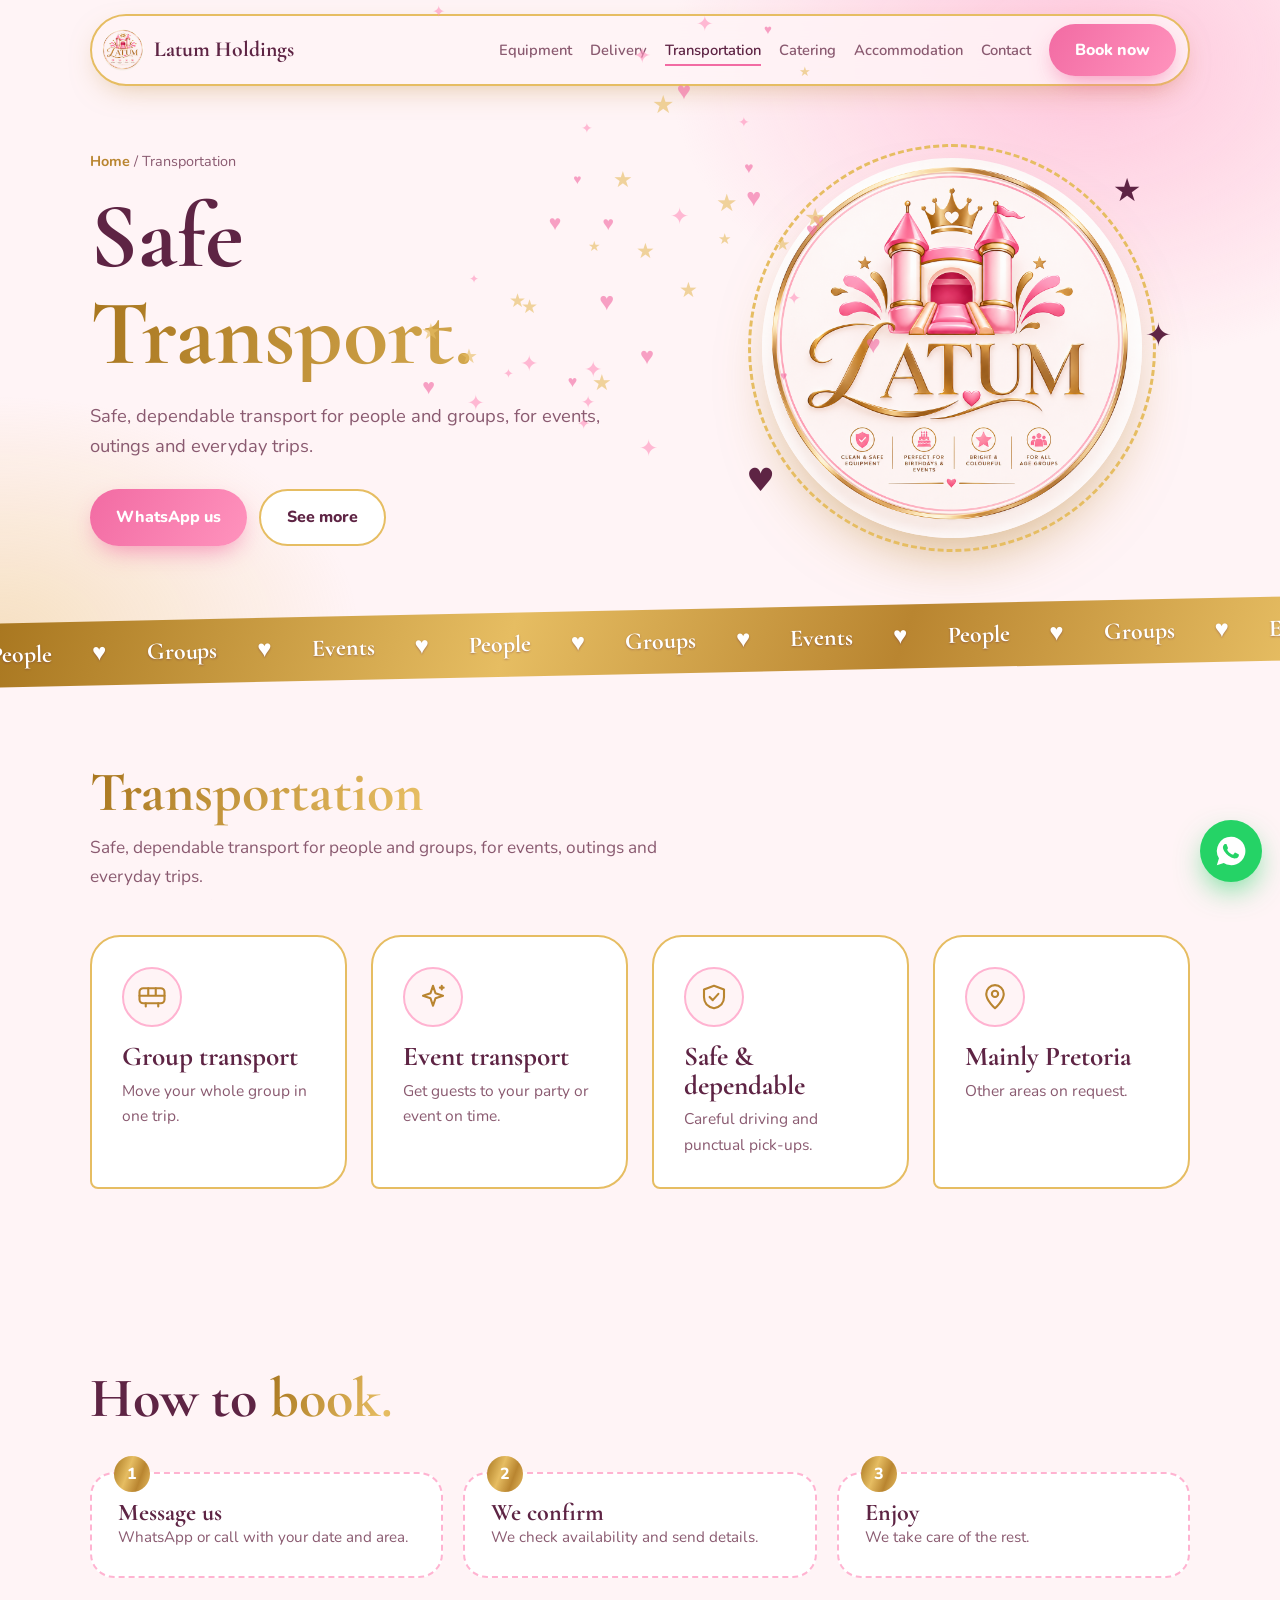
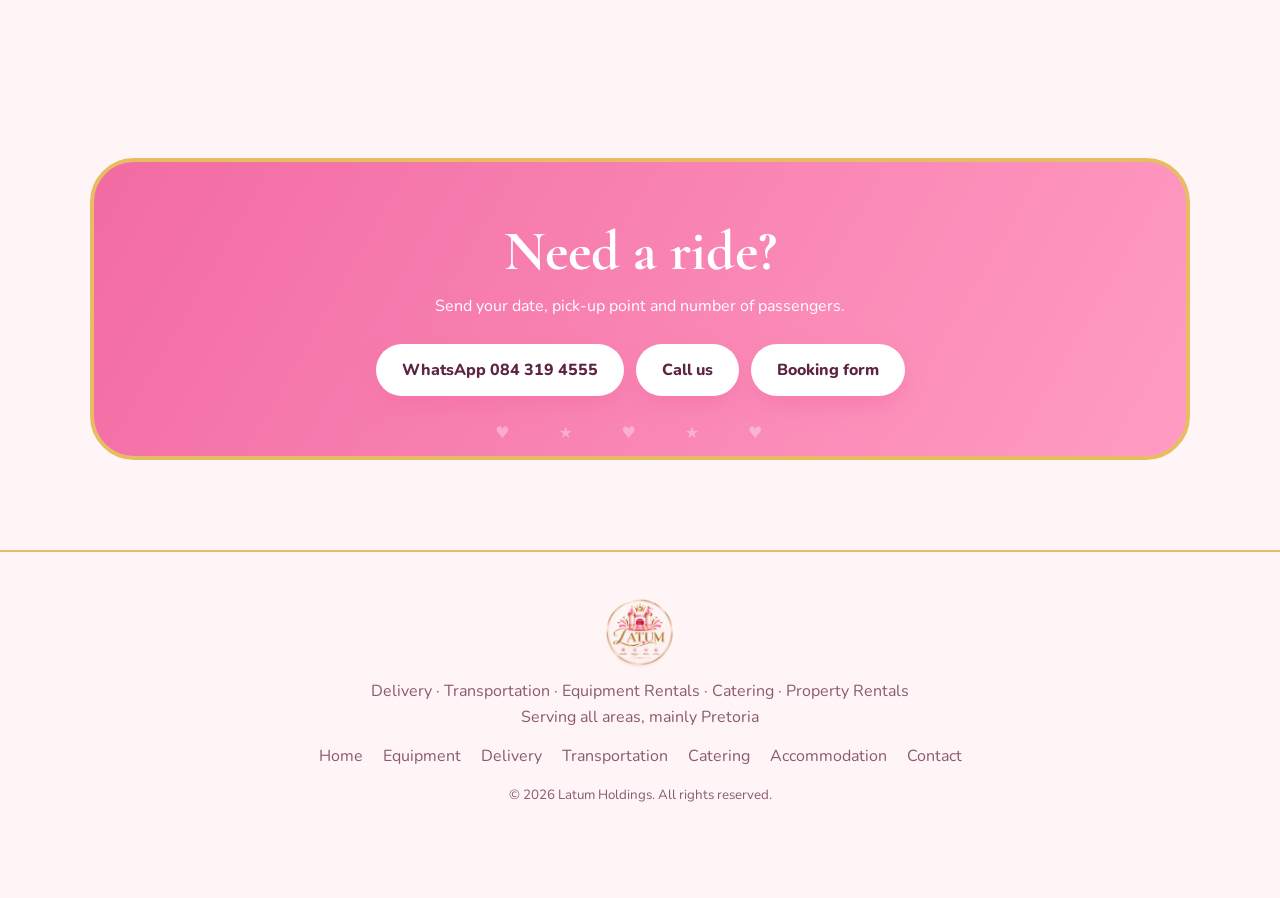
<file: transport.html>
<!doctype html><html lang="en"><head><meta charset="utf-8"><meta name="viewport" content="width=device-width,initial-scale=1">
<title>Transportation | Latum Holdings</title><meta name="description" content="Safe, dependable transport for people and groups, for events, outings and everyday trips."><meta name="theme-color" content="#fff4f6">
<link rel="icon" href="images/flyer.jpg"><link rel="canonical" href="https://latumholdings.github.io/transport.html">
<meta property="og:type" content="website"><meta property="og:site_name" content="Latum Holdings"><meta property="og:locale" content="en_ZA">
<meta property="og:title" content="Transportation | Latum Holdings"><meta property="og:description" content="Safe, dependable transport for people and groups, for events, outings and everyday trips."><meta property="og:url" content="https://latumholdings.github.io/transport.html">
<meta property="og:image" content="https://latumholdings.github.io/images/og.jpg"><meta property="og:image:type" content="image/jpeg"><meta property="og:image:width" content="1200"><meta property="og:image:height" content="630"><meta property="og:image:alt" content="Latum Holdings pink and gold bouncy castle logo">
<meta name="twitter:card" content="summary_large_image"><meta name="twitter:title" content="Transportation | Latum Holdings"><meta name="twitter:description" content="Safe, dependable transport for people and groups, for events, outings and everyday trips."><meta name="twitter:image" content="https://latumholdings.github.io/images/og.jpg">
<link rel="preconnect" href="https://fonts.googleapis.com"><link rel="preconnect" href="https://fonts.gstatic.com" crossorigin>
<link href="https://fonts.googleapis.com/css2?family=Cormorant+Garamond:wght@600;700&family=Nunito:wght@400;600;800&display=swap" rel="stylesheet">
<link rel="stylesheet" href="pages.css"></head><body>
<div id="bar"></div><canvas id="fx"></canvas><div class="float" id="float"></div>
<nav><div class="nav-in"><a href="index.html" class="logo"><img src="images/flyer.jpg" alt="Latum Holdings logo"><span>Latum Holdings</span></a><div class="links"><a href="equipment.html">Equipment</a><a href="delivery.html">Delivery</a><a href="transport.html" class=on>Transportation</a><a href="catering.html">Catering</a><a href="accommodation.html">Accommodation</a><a href="contact.html">Contact</a></div><a href="contact.html" class="btn nav-cta">Book now</a><button class="burger" aria-label="Open menu" aria-expanded="false">☰</button></div>
<div class="mm"><a href="index.html">Home</a><a href="equipment.html">Equipment Rentals</a><a href="delivery.html">Delivery Services</a><a href="transport.html">Transportation</a><a href="catering.html">Catering Services</a><a href="accommodation.html">Accommodation</a><a href="contact.html">Contact</a></div></nav>
<header class="hero"><div class="wrap"><div><div class="crumb"><a href="index.html">Home</a> / Transportation</div>
<h1><span>Safe</span><span class="gold">Transport.</span></h1><p>Safe, dependable transport for people and groups, for events, outings and everyday trips.</p><div class="row"><a class="btn" href="https://wa.me/27843194555?text=Hi%20Latum%20Holdings%2C%20I%27d%20like%20to%20enquire%20about%20Transportation" target="_blank">WhatsApp us</a><a class="btn line" href="#more">See more</a></div></div>
<div class="seal"><img src="images/flyer.jpg" alt="Latum Holdings flyer"><b>★</b><b>♥</b><b>✦</b></div></div></header>
<div class="ribbon"><div><span>People</span><span>Groups</span><span>Events</span><span>People</span><span>Groups</span><span>Events</span><span>People</span><span>Groups</span><span>Events</span><span>People</span><span>Groups</span><span>Events</span><span>People</span><span>Groups</span><span>Events</span><span>People</span><span>Groups</span><span>Events</span></div></div>
<section class="s" id="more"><div class="wrap"><h2 class="rv"><span class="gold">Transportation</span></h2><p class="lead rv d1">Safe, dependable transport for people and groups, for events, outings and everyday trips.</p><div class="grid"><div class="card rv d0"><div class="ic"><svg viewBox="0 0 24 24" aria-hidden="true"><rect x="2" y="5" width="20" height="12" rx="3"/><path d="M2 11h20M7 17v2.500M17 17v2.500M9 5v6M15 5v6"/></svg></div><h3>Group transport</h3><p>Move your whole group in one trip.</p></div><div class="card rv d1"><div class="ic"><svg viewBox="0 0 24 24" aria-hidden="true"><path d="M12 3l2 6 6 2-6 2-2 6-2-6-6-2 6-2z"/><path d="M19 3v3M17.500 4.500h3"/></svg></div><h3>Event transport</h3><p>Get guests to your party or event on time.</p></div><div class="card rv d2"><div class="ic"><svg viewBox="0 0 24 24" aria-hidden="true"><path d="M12 3l8 3v6c0 5-3.500 8-8 9-4.500-1-8-4-8-9V6z"/><path d="M8.500 12l2.500 2.500 4.500-5"/></svg></div><h3>Safe & dependable</h3><p>Careful driving and punctual pick-ups.</p></div><div class="card rv d3"><div class="ic"><svg viewBox="0 0 24 24" aria-hidden="true"><path d="M12 21s7-6.200 7-11.500A7 7 0 0 0 5 9.500C5 14.800 12 21 12 21z"/><circle cx="12" cy="9.500" r="2.500"/></svg></div><h3>Mainly Pretoria</h3><p>Other areas on request.</p></div></div></div></section>

<section class="s"><div class="wrap"><h2 class="rv">How to <span class="gold">book.</span></h2><div class="steps"><div class="step rv"><h3>Message us</h3><p>WhatsApp or call with your date and area.</p></div><div class="step rv d1"><h3>We confirm</h3><p>We check availability and send details.</p></div><div class="step rv d2"><h3>Enjoy</h3><p>We take care of the rest.</p></div></div></div></section>
<section class="s"><div class="wrap"><div class="band rv"><h2>Need a ride?</h2><p>Send your date, pick-up point and number of passengers.</p><div class="row"><a class="btn" href="https://wa.me/27843194555?text=Hi%20Latum%20Holdings%2C%20I%27d%20like%20to%20enquire%20about%20Transportation" target="_blank">WhatsApp 084 319 4555</a><a class="btn" href="tel:0843194555">Call us</a><a class="btn" href="contact.html">Booking form</a></div></div></div></section>
<footer><div class="wrap"><img src="images/flyer.jpg" alt="Latum Holdings logo"><p>Delivery · Transportation · Equipment Rentals · Catering · Property Rentals</p><p>Serving all areas, mainly Pretoria</p>
<div class="fl"><a href="index.html">Home</a><a href="equipment.html">Equipment</a><a href="delivery.html">Delivery</a><a href="transport.html">Transportation</a><a href="catering.html">Catering</a><a href="accommodation.html">Accommodation</a><a href="contact.html">Contact</a></div><small>© <span id="yr"></span> Latum Holdings. All rights reserved.</small></div></footer>
<a class="wa" href="https://wa.me/27843194555?text=Hi%20Latum%20Holdings%2C%20I%27d%20like%20to%20enquire%20about%20Transportation" target="_blank" aria-label="WhatsApp us"><svg viewBox="0 0 24 24" aria-hidden="true"><path d="M12 2a10 10 0 0 0-8.500 15.200L2 22l4.900-1.500A10 10 0 1 0 12 2zm5.200 14c-.2.600-1.300 1.200-1.800 1.200-.5.100-1 .2-3.300-.7-2.800-1.100-4.500-3.900-4.700-4.100-.1-.2-1.100-1.500-1.100-2.800 0-1.300.7-1.900.9-2.200.2-.2.5-.3.700-.3h.5c.2 0 .4 0 .6.5.2.6.8 2 .8 2.100.1.1.1.3 0 .5-.1.2-.2.3-.3.5-.2.2-.3.3-.1.6.2.3.7 1.200 1.500 1.900 1 .9 1.900 1.200 2.200 1.300.3.100.4.100.6-.1.2-.2.700-.8.900-1.100.2-.3.400-.2.600-.1.200.1 1.500.7 1.800.9.300.1.400.2.500.3.100.2.100.7-.1 1.300z"/></svg></a><script src="pages.js"></script></body></html>
</file>
<file: pages.css>
:root{--blush:#fff4f6;--rose:#f26ba3;--rose2:#ffb3d1;--gold:#b98530;--gold2:#e6bd62;--plum:#5e2444;--soft:#8a5a70;--g:linear-gradient(110deg,#a8761f,#e6bd62 40%,#b98530 70%,#e6bd62)}
*{box-sizing:border-box;margin:0;padding:0}html{scroll-behavior:smooth}
body{font-family:Nunito,system-ui,sans-serif;background:var(--blush);color:var(--plum);line-height:1.65;overflow-x:hidden}
h1,h2,h3{font-family:'Cormorant Garamond',serif;line-height:1.05;font-weight:700}
a{color:inherit;text-decoration:none}img{max-width:100%;display:block}
.wrap{width:min(1100px,92%);margin:0 auto}
.gold{background:var(--g);background-size:250% 100%;-webkit-background-clip:text;background-clip:text;color:transparent;animation:shimmer 5s linear infinite}
#bar{position:fixed;top:0;left:0;height:4px;width:0;background:var(--g);z-index:200}
#fx{position:fixed;inset:0;pointer-events:none;z-index:190}
.float{position:fixed;inset:0;pointer-events:none;overflow:hidden;z-index:0}
.float i{position:absolute;bottom:-40px;font-style:normal;color:var(--rose);opacity:.5;animation:up linear infinite}
nav{position:fixed;inset:14px 0 auto;z-index:150;display:flex;justify-content:center}
.nav-in{width:min(1100px,94%);display:flex;align-items:center;gap:18px;padding:8px 12px 8px 10px;border-radius:99px;background:rgba(255,244,246,.85);backdrop-filter:blur(14px);border:2px solid var(--gold2);box-shadow:0 10px 30px -12px rgba(185,133,48,.5)}
.logo{display:flex;align-items:center;gap:10px;font-family:'Cormorant Garamond';font-weight:700;font-size:1.35rem}
.logo img{width:42px;height:42px;border-radius:50%;animation:wob 4s ease-in-out infinite}
.links{display:flex;gap:18px;margin-left:auto;font-size:.92rem;font-weight:600;color:var(--soft)}
.links a{position:relative}.links a::after{content:"";position:absolute;left:0;bottom:-4px;height:2px;width:0;background:var(--rose);transition:width .25s}
.links a:hover::after,.links a.on::after{width:100%}.links a.on,.links a:hover{color:var(--plum)}
.btn{display:inline-flex;align-items:center;gap:8px;padding:13px 26px;border-radius:99px;font-weight:800;border:0;cursor:pointer;color:#fff;background:linear-gradient(120deg,#f26ba3,#ff93bd);position:relative;overflow:hidden;box-shadow:0 10px 26px -8px rgba(242,107,163,.8);transition:transform .2s}
.btn:hover{transform:translateY(-3px) scale(1.04)}
.btn::before{content:"";position:absolute;top:0;left:-120%;width:50%;height:100%;background:linear-gradient(100deg,transparent,rgba(255,255,255,.7),transparent);transform:skewX(-20deg);animation:shine 3.2s infinite}
.btn.line{background:#fff;color:var(--plum);border:2px solid var(--gold2);box-shadow:none}.btn.line::before{display:none}
.burger{display:none;width:42px;height:42px;border-radius:50%;border:2px solid var(--gold2);background:#fff;cursor:pointer;font-size:1.2rem}
.mm{display:none}
@media(max-width:960px){.links,.nav-cta{display:none}.burger{display:block;margin-left:auto}.mm{display:grid;position:absolute;top:calc(100% + 10px);left:50%;width:min(480px,92%);padding:12px;border-radius:24px;background:#fff;border:2px solid var(--gold2);transform:translateX(-50%) translateY(-10px);opacity:0;pointer-events:none;transition:.25s}.mm.open{opacity:1;pointer-events:auto;transform:translateX(-50%)}.mm a{padding:12px 16px;border-radius:14px;font-weight:700}.mm a:hover{background:var(--blush)}}
.hero{position:relative;padding:150px 0 90px;background:radial-gradient(700px 500px at 85% 10%,rgba(255,179,209,.7),transparent 60%),radial-gradient(600px 400px at 0% 100%,rgba(230,189,98,.35),transparent 60%)}
.hero .wrap{display:grid;grid-template-columns:1.1fr .9fr;gap:40px;align-items:center;position:relative;z-index:2}
.crumb{font-size:.9rem;color:var(--soft)}.crumb a{color:var(--gold);font-weight:700}
.hero h1{font-size:clamp(3rem,8vw,5.8rem);margin:14px 0 18px}
.hero h1 span{display:block;opacity:0;animation:drop .9s cubic-bezier(.2,1.4,.4,1) forwards}.hero h1 span+span{animation-delay:.25s}
.hero p{font-size:1.15rem;color:var(--soft);max-width:520px;margin-bottom:28px}
.row{display:flex;gap:12px;flex-wrap:wrap}
.seal{position:relative;width:min(380px,80vw);aspect-ratio:1;margin:auto;animation:floaty 6s ease-in-out infinite}
.seal img{width:100%;height:100%;border-radius:50%;box-shadow:0 30px 60px -20px rgba(185,133,48,.6)}
.seal::before{content:"";position:absolute;inset:-14px;border-radius:50%;border:3px dashed var(--gold2);animation:spin 30s linear infinite}
.seal b{position:absolute;font-size:2rem;animation:twinkle 2s ease-in-out infinite}
.seal b:nth-child(2){top:2%;right:0}.seal b:nth-child(3){bottom:8%;left:-4%;animation-delay:.7s}.seal b:nth-child(4){top:40%;right:-8%;animation-delay:1.3s}
@media(max-width:860px){.hero .wrap{grid-template-columns:1fr}}
.ribbon{overflow:hidden;background:var(--g);color:#fff;padding:12px 0;transform:rotate(-1.2deg);margin:-26px -10px 0;position:relative;z-index:5;text-shadow:0 1px 2px rgba(94,36,68,.4)}
.ribbon div{display:flex;gap:40px;width:max-content;animation:scroll 26s linear infinite;font-family:'Cormorant Garamond';font-weight:700;font-size:1.5rem}
.ribbon span::after{content:"♥";margin-left:40px}
section.s{position:relative;z-index:2;padding:90px 0}
h2{font-size:clamp(2.2rem,5vw,3.5rem);margin:0 0 12px}
.lead{color:var(--soft);max-width:600px;font-size:1.08rem}
.grid{display:grid;grid-template-columns:repeat(auto-fit,minmax(250px,1fr));gap:24px;margin-top:44px}
.card{position:relative;padding:30px;border-radius:30px 30px 30px 8px;background:#fff;border:2px solid var(--gold2);transition:transform .3s,box-shadow .3s;overflow:hidden}
.card:hover{transform:translateY(-10px) rotate(-1deg);box-shadow:0 26px 40px -22px rgba(242,107,163,.7)}
.card .ic{width:60px;height:60px;border-radius:50%;display:grid;place-items:center;font-size:1.7rem;background:var(--blush);border:2px solid var(--rose2);margin-bottom:16px;transition:transform .5s}
.card:hover .ic{transform:rotate(360deg) scale(1.15)}
.card h3{font-size:1.7rem;margin-bottom:6px}.card p{color:var(--soft);font-size:.97rem}
.price{display:grid;grid-template-columns:repeat(auto-fit,minmax(300px,1fr));gap:30px;margin-top:44px}
.pc{position:relative;padding:36px 30px;border-radius:200px 200px 34px 34px;background:#fff;border:3px solid var(--gold2);text-align:center;overflow:hidden;transition:transform .3s}
.pc:hover{transform:translateY(-10px)}
.pc .em{font-size:4.5rem;display:block;animation:bounce 1.6s ease-in-out infinite;margin-top:20px}
.pc h3{font-size:2.2rem;margin:6px 0}.pc p{color:var(--soft);margin-bottom:14px}
.amt{font-family:'Cormorant Garamond';font-size:3.6rem;font-weight:700;color:var(--rose);line-height:1;margin-bottom:16px}.amt small{font-size:1rem;color:var(--soft)}
.pc .tag{position:absolute;top:26px;right:-34px;background:var(--rose);color:#fff;font-size:.75rem;font-weight:800;padding:4px 40px;transform:rotate(35deg)}
.steps{display:flex;gap:20px;flex-wrap:wrap;margin-top:44px;counter-reset:s}
.step{flex:1 1 220px;padding:26px;border-radius:24px;background:#fff;border:2px dashed var(--rose2);position:relative}
.step::before{counter-increment:s;content:counter(s);position:absolute;top:-18px;left:22px;width:36px;height:36px;border-radius:50%;background:var(--g);color:#fff;font-weight:800;display:grid;place-items:center;animation:pulse 2.4s infinite}
.step h3{font-size:1.5rem}.step p{color:var(--soft);font-size:.95rem}
.band{padding:60px 30px;border-radius:44px;text-align:center;background:linear-gradient(120deg,#f26ba3,#ff9cc3);color:#fff;border:4px solid var(--gold2);position:relative;overflow:hidden}
.band h2{color:#fff}.band p{max-width:520px;margin:0 auto 24px}.band .row{justify-content:center}.band .btn{background:#fff;color:var(--plum)}
.band::after{content:"♥ ★ ♥ ★ ♥";position:absolute;inset:auto 0 10px;letter-spacing:1.4em;color:rgba(255,255,255,.35);animation:twinkle 2.4s infinite}
footer{position:relative;z-index:2;padding:46px 0 90px;text-align:center;color:var(--soft);border-top:2px solid var(--gold2)}
footer img{width:70px;height:70px;border-radius:50%;margin:0 auto 10px;animation:wob 4s ease-in-out infinite}
.fl{display:flex;flex-wrap:wrap;gap:6px 20px;justify-content:center;margin:12px 0}.fl a:hover{color:var(--rose)}
.wa{position:fixed;right:18px;bottom:18px;z-index:160;width:62px;height:62px;border-radius:50%;background:#25d366;display:grid;place-items:center;font-size:1.9rem;box-shadow:0 12px 30px -6px rgba(37,211,102,.7);animation:pulse 2.4s infinite}
.rv{opacity:0;transform:translateY(40px) scale(.96);transition:opacity .8s,transform .8s cubic-bezier(.2,.8,.2,1)}.rv.in{opacity:1;transform:none}
.d1{transition-delay:.12s}.d2{transition-delay:.24s}.d3{transition-delay:.36s}
@keyframes shimmer{to{background-position:-250% 0}}@keyframes shine{0%,60%{left:-120%}100%{left:160%}}
@keyframes up{to{transform:translateY(-115vh) rotate(40deg)}}@keyframes scroll{to{transform:translateX(-50%)}}
@keyframes wob{50%{transform:rotate(-10deg) scale(1.08)}}@keyframes floaty{50%{transform:translateY(-18px) rotate(2deg)}}
@keyframes spin{to{transform:rotate(360deg)}}@keyframes twinkle{50%{opacity:.3;transform:scale(1.3)}}
@keyframes drop{from{opacity:0;transform:translateY(-50px) scale(.9)}to{opacity:1;transform:none}}
@keyframes bounce{50%{transform:translateY(-16px) scale(1.06,.96)}}@keyframes pulse{50%{transform:scale(1.1)}}
@media(prefers-reduced-motion:reduce){*{animation:none!important;transition:none!important}.rv,.hero h1 span{opacity:1;transform:none}}
.cg{display:grid;grid-template-columns:1fr 1.1fr;gap:40px;align-items:start}@media(max-width:860px){.cg{grid-template-columns:1fr}}
.cr{display:flex;align-items:center;gap:16px;padding:18px 22px;border-radius:26px 26px 26px 8px;background:#fff;border:2px solid var(--gold2);margin-bottom:14px;transition:.25s}
.cr:hover{transform:translateX(10px);border-color:var(--rose)}.cr .ic{width:48px;height:48px;border-radius:50%;display:grid;place-items:center;font-size:1.4rem;background:var(--blush);border:2px solid var(--rose2);flex:none}
.cr b{display:block}.cr small{color:var(--soft)}
form{display:grid;gap:16px;padding:32px;border-radius:34px;background:#fff;border:3px solid var(--gold2);box-shadow:0 30px 50px -30px rgba(185,133,48,.5)}
.two{display:grid;grid-template-columns:1fr 1fr;gap:16px}@media(max-width:560px){.two{grid-template-columns:1fr}}
label{display:grid;gap:6px;font-size:.85rem;font-weight:700;color:var(--soft)}
input,select,textarea{width:100%;padding:13px 15px;border-radius:16px;border:2px solid var(--rose2);background:var(--blush);color:var(--plum);font:inherit;transition:.2s}
input:focus,select:focus,textarea:focus{outline:none;border-color:var(--gold);box-shadow:0 0 0 4px rgba(230,189,98,.3)}textarea{min-height:100px;resize:vertical}
a:focus-visible,button:focus-visible{outline:3px solid var(--gold);outline-offset:3px}
.ic svg{width:30px;height:30px;fill:none;stroke:var(--gold);stroke-width:1.7;stroke-linecap:round;stroke-linejoin:round;transition:stroke .3s}
.card:hover .ic svg,.cr:hover .ic svg{stroke:var(--rose)}
.cr .ic:first-child svg[viewBox] path[d^="M12 2a10"]{fill:#25a85a;stroke:none}
.pc .em svg{width:96px;height:96px;margin:0 auto;fill:none;stroke:var(--rose);stroke-width:1.2;stroke-linecap:round;stroke-linejoin:round}
.wa svg{width:34px;height:34px;fill:#fff}
</file>
